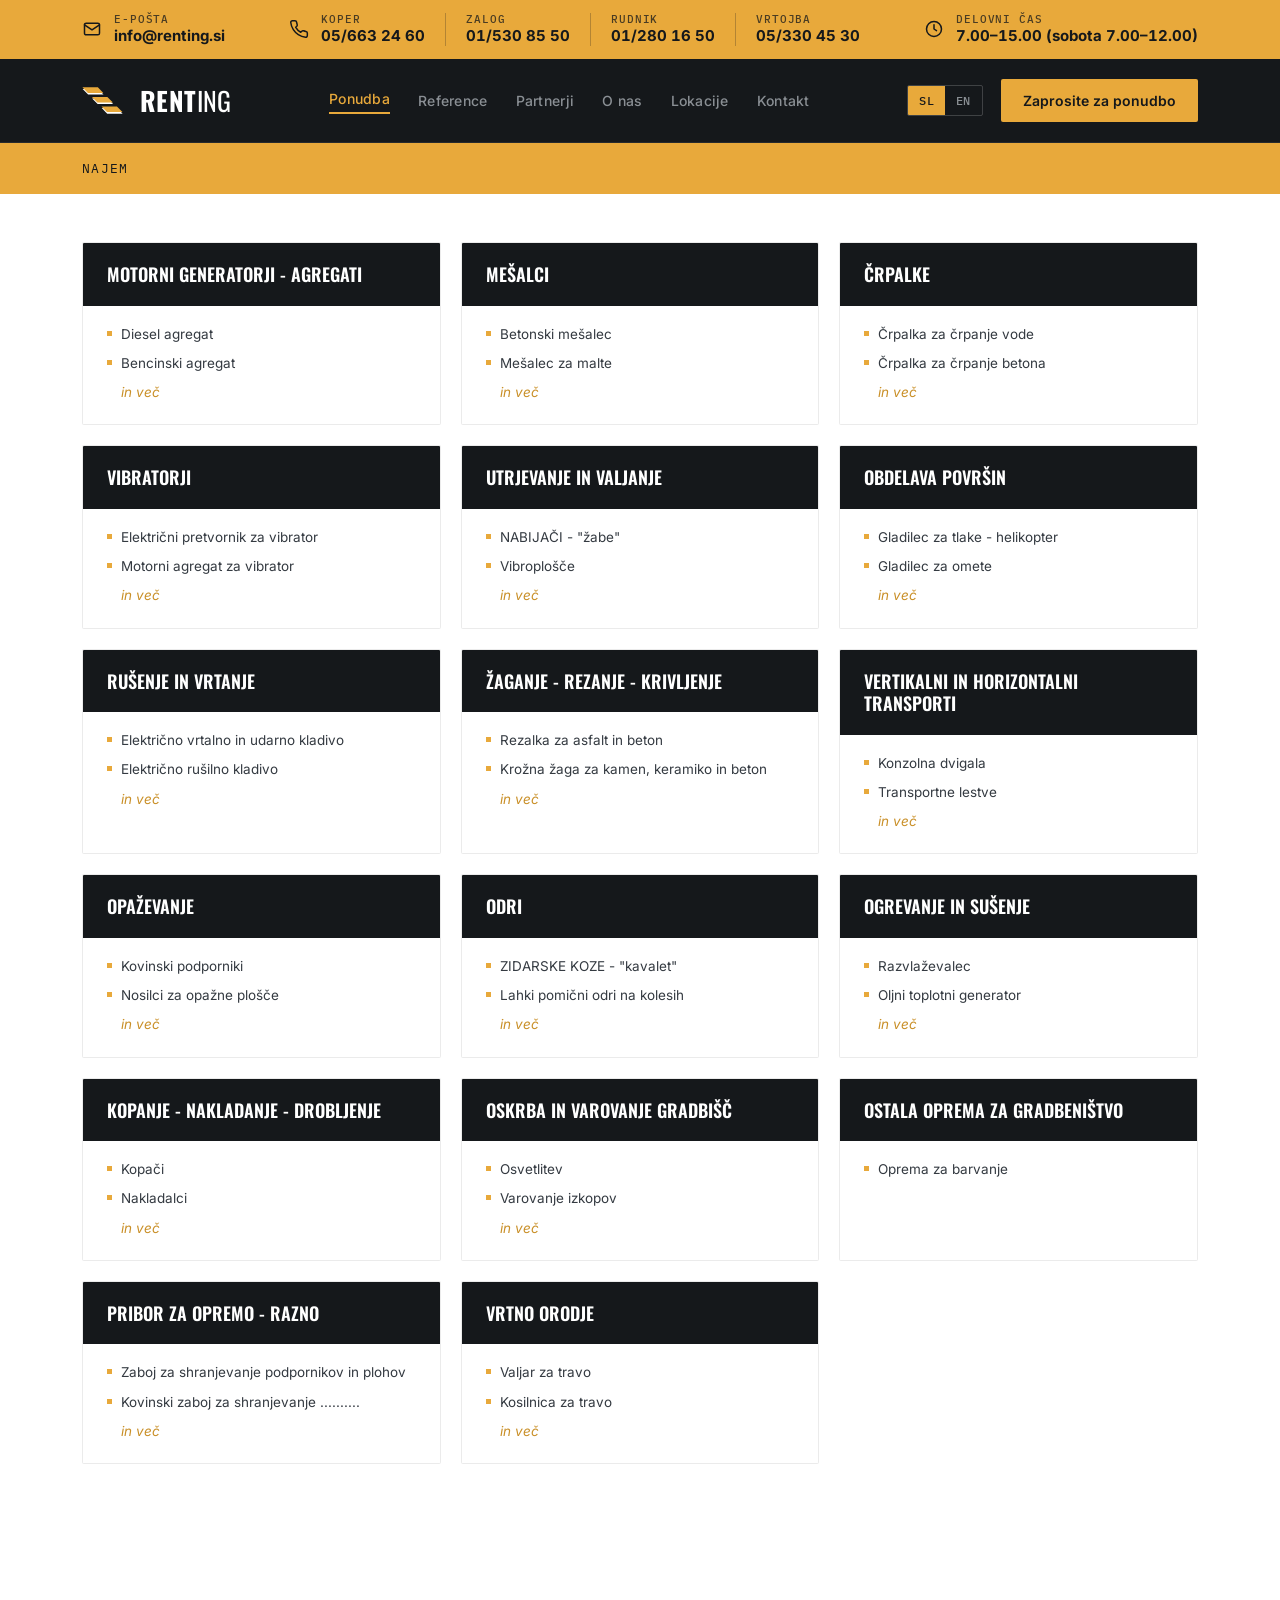
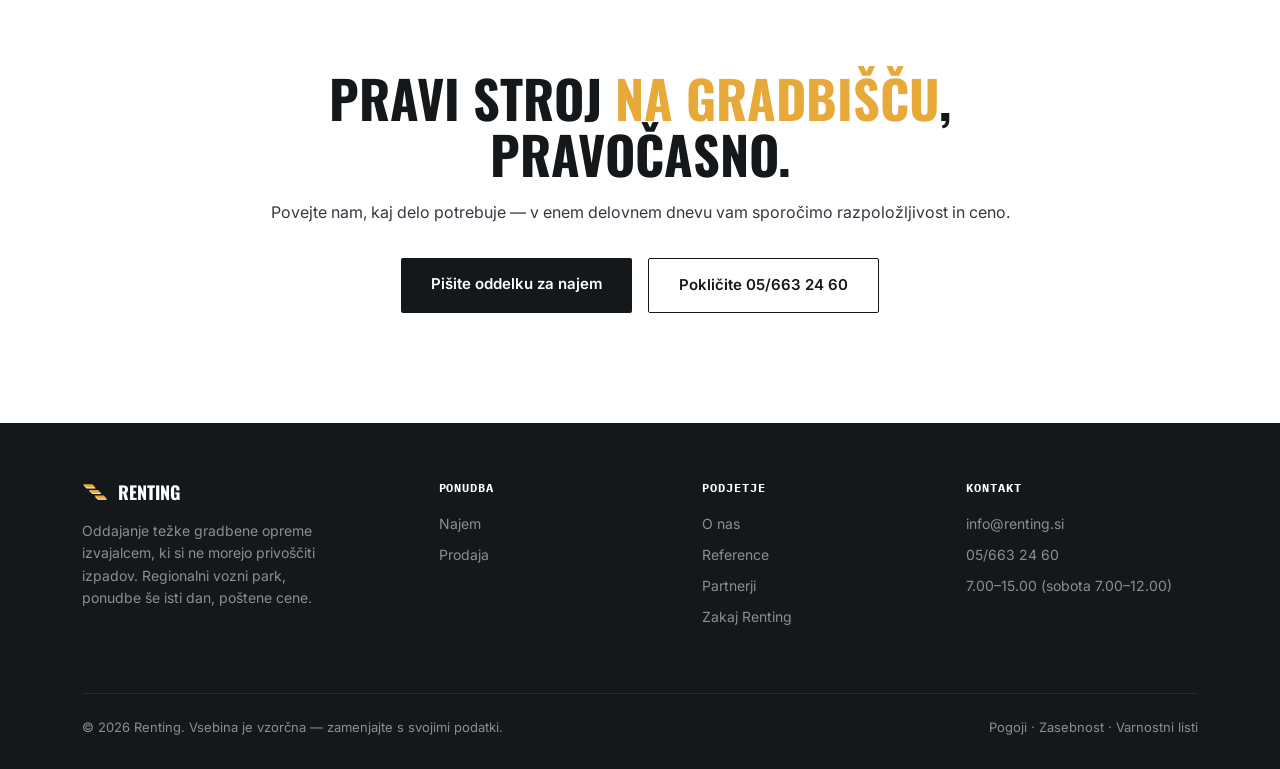
<file: najem.html>
<!DOCTYPE html>
<html lang="sl">
<head>
<meta charset="UTF-8">
<meta name="viewport" content="width=device-width, initial-scale=1.0">
<title>Najem — Renting</title>
<link rel="preconnect" href="https://fonts.googleapis.com">
<link rel="preconnect" href="https://fonts.gstatic.com" crossorigin>
<link href="https://fonts.googleapis.com/css2?family=Oswald:wght@400;500;600;700&family=Inter:wght@400;500;600;700&family=IBM+Plex+Mono:wght@400;500&display=swap" rel="stylesheet">
<link rel="stylesheet" href="css/style.css">
</head>
<body>

<svg style="position:absolute;width:0;height:0;overflow:hidden" aria-hidden="true">
  <symbol id="renting-mark" viewBox="-2 -2 239 147">
    <g transform="translate(0,0) skewX(45)">
      <rect x="-8" y="9" width="84" height="30" fill="#ffffff"/>
      <rect x="0" y="0" width="84" height="30" fill="var(--amber-500)"/>
    </g>
    <g transform="translate(52,52) skewX(45)">
      <rect x="-8" y="9" width="84" height="30" fill="#ffffff"/>
      <rect x="0" y="0" width="84" height="30" fill="var(--amber-500)"/>
    </g>
    <g transform="translate(104,104) skewX(45)">
      <rect x="-8" y="9" width="84" height="30" fill="#ffffff"/>
      <rect x="0" y="0" width="84" height="30" fill="var(--amber-500)"/>
    </g>
  </symbol>
</svg>

<div class="site-top">
<div class="topbar">
  <div class="wrap topbar-inner">
    <a href="mailto:info@renting.si" class="topbar-item topbar-email">
      <svg class="topbar-icon" viewBox="0 0 24 24" aria-hidden="true"><rect x="3" y="5" width="18" height="14" rx="2"/><path d="m3 7 9 6 9-6"/></svg>
      <span class="topbar-stack"><span class="topbar-label" data-i18n="topbar.emailLabel">E-pošta</span><span class="topbar-value">info@renting.si</span></span>
    </a>
    <div class="topbar-item topbar-phones-group">
      <svg class="topbar-icon" viewBox="0 0 24 24" aria-hidden="true"><path d="M22 16.92v3a2 2 0 0 1-2.18 2 19.8 19.8 0 0 1-8.63-3.07 19.5 19.5 0 0 1-6-6A19.8 19.8 0 0 1 2.12 4.18 2 2 0 0 1 4.11 2h3a2 2 0 0 1 2 1.72c.13.96.36 1.9.7 2.81a2 2 0 0 1-.45 2.11L8.09 9.91a16 16 0 0 0 6 6l1.27-1.27a2 2 0 0 1 2.11-.45c.91.34 1.85.57 2.81.7A2 2 0 0 1 22 16.92z"/></svg>
      <div class="topbar-phones">
        <a href="tel:+38656632460" class="topbar-phone"><span class="topbar-label">Koper</span><span class="topbar-value">05/663 24 60</span></a>
        <a href="tel:+38615308550" class="topbar-phone"><span class="topbar-label">Zalog</span><span class="topbar-value">01/530 85 50</span></a>
        <a href="tel:+38612801650" class="topbar-phone"><span class="topbar-label">Rudnik</span><span class="topbar-value">01/280 16 50</span></a>
        <a href="tel:+38653304530" class="topbar-phone"><span class="topbar-label">Vrtojba</span><span class="topbar-value">05/330 45 30</span></a>
      </div>
    </div>
    <div class="topbar-item topbar-hours">
      <svg class="topbar-icon" viewBox="0 0 24 24" aria-hidden="true"><circle cx="12" cy="12" r="9"/><path d="M12 7v5l3 2"/></svg>
      <span class="topbar-stack"><span class="topbar-label" data-i18n="topbar.hoursLabel">Delovni čas</span><span class="topbar-value" data-i18n="topbar.hoursValue">7.00–15.00 (sobota 7.00–12.00)</span></span>
    </div>
  </div>
</div>

<header>
  <nav>
    <a href="index.html" class="logo"><svg class="logo-mark" aria-hidden="true"><use href="#renting-mark"></use></svg><span data-i18n-html="logo.brand"><span class="logo-text-bold">RENT</span><span class="logo-text-regular">ING</span></span></a>
    <ul class="nav-links" id="site-menu">
      <li class="nav-dropdown">
        <a href="najem.html" class="nav-dropdown-trigger" data-i18n="nav.offer">Ponudba<span class="nav-caret" aria-hidden="true"></span></a>
        <div class="nav-mega nav-mega-catalog">
          <div class="nav-mega-col nav-mega-najem">
            <a class="nav-mega-label nav-mega-label-link" href="najem.html" data-i18n="navmega.rentLabel">Najem</a>
            <ul class="nav-cat-list"></ul>
          </div>
          <div class="nav-mega-flyout"></div>
          <div class="nav-mega-col nav-mega-sales">
            <a class="nav-mega-label nav-mega-label-link" href="index.html#service-sales" data-i18n="navmega.salesLabel">Prodaja</a>
          </div>
        </div>
      </li>
      <li><a href="reference.html" data-i18n="nav.references">Reference</a></li>
      <li><a href="partners.html" data-i18n="nav.partners">Partnerji</a></li>
      <li><a href="index.html#about" data-i18n="nav.about">Kako deluje</a></li>
      <li><a href="index.html#locations" data-i18n="nav.locations">Lokacije</a></li>
      <li><a href="index.html#contact" data-i18n="nav.contact">Kontakt</a></li>
      <li class="nav-menu-cta"><a href="index.html#contact" data-i18n="nav.cta">Zaprosite za ponudbo</a></li>
    </ul>
    <div class="nav-right">
      <div class="lang-switch">
        <button type="button" class="lang-btn" data-lang="sl">SL</button>
        <button type="button" class="lang-btn" data-lang="en">EN</button>
      </div>
      <a href="index.html#contact" class="nav-cta" data-i18n="nav.cta">Zaprosite za ponudbo</a>
      <button type="button" class="nav-toggle" aria-controls="site-menu" aria-expanded="false" aria-label="Meni"><span class="nav-toggle-bar"></span><span class="nav-toggle-bar"></span><span class="nav-toggle-bar"></span></button>
    </div>
  </nav>
</header>
</div>

<div class="najem-band">
  <div class="wrap">
    <div class="section-eyebrow" data-i18n="najem.eyebrow">Najem</div>
  </div>
</div>

<section class="najem-catalog">
  <div class="wrap">
    <div id="najem-categories"></div>
  </div>
</section>

<section id="contact" class="cta">
  <div class="wrap">
    <h2 data-i18n-html="cta.title">Pravi stroj <span>na gradbišču</span>, pravočasno.</h2>
    <p data-i18n="cta.desc">Povejte nam, kaj delo potrebuje — v enem delovnem dnevu vam sporočimo razpoložljivost in ceno.</p>
    <div class="cta-actions">
      <a href="mailto:info@renting.si" class="btn-dark" data-i18n="cta.btn1">Pišite oddelku za najem</a>
      <a href="tel:+38656632460" class="btn-outline-dark" data-i18n="cta.btn2">Pokličite 05/663 24 60</a>
    </div>
  </div>
</section>

<footer>
  <div class="wrap">
    <div class="footer-grid">
      <div>
        <div class="footer-logo"><svg class="logo-mark" aria-hidden="true"><use href="#renting-mark"></use></svg>RENTING</div>
        <p class="footer-desc" data-i18n="footer.desc">Oddajanje težke gradbene opreme izvajalcem, ki si ne morejo privoščiti izpadov. Regionalni vozni park, ponudbe še isti dan, poštene cene.</p>
      </div>
      <div class="footer-col">
        <h5 data-i18n="footer.col1">Ponudba</h5>
        <ul>
          <li><a href="najem.html" data-i18n="navmega.rentLabel">Najem</a></li>
          <li><a href="index.html#service-sales" data-i18n="navmega.salesLabel">Prodaja</a></li>
        </ul>
      </div>
      <div class="footer-col">
        <h5 data-i18n="footer.col2">Podjetje</h5>
        <ul>
          <li><a href="index.html#about" data-i18n="nav.about">Kako deluje</a></li>
          <li><a href="reference.html" data-i18n="nav.references">Reference</a></li>
          <li><a href="partners.html" data-i18n="nav.partners">Partnerji</a></li>
          <li><a href="index.html#trust" data-i18n="nav.trust">Zakaj Renting</a></li>
        </ul>
      </div>
      <div class="footer-col">
        <h5 data-i18n="footer.col3">Kontakt</h5>
        <ul>
          <li><a href="mailto:info@renting.si">info@renting.si</a></li>
          <li><a href="tel:+38656632460">05/663 24 60</a></li>
          <li data-i18n="footer.hours">7.00–15.00 (sobota 7.00–12.00)</li>
        </ul>
      </div>
    </div>
    <div class="footer-bottom">
      <span data-i18n="footer.copyright">© 2026 Renting. Vsebina je vzorčna — zamenjajte s svojimi podatki.</span>
      <span data-i18n="footer.legal">Pogoji · Zasebnost · Varnostni listi</span>
    </div>
  </div>
</footer>

<script>
  window.TRANSLATIONS = {
    sl: {
      "meta.title": "Najem — Renting",
      "topbar.emailLabel": "E-pošta",
      "topbar.hoursLabel": "Delovni čas",
      "topbar.hoursValue": "7.00–15.00 (sobota 7.00–12.00)",
      "logo.brand": "<span class=\"logo-text-bold\">RENT</span><span class=\"logo-text-regular\">ING</span>",
      "nav.offer": "Ponudba",
      "nav.references": "Reference",
      "nav.partners": "Partnerji",
      "nav.about": "O nas",
      "nav.trust": "Zakaj Renting",
      "nav.locations": "Lokacije",
      "nav.contact": "Kontakt",
      "nav.cta": "Zaprosite za ponudbo",
      "najem.eyebrow": "Najem",
      "navmega.rentLabel": "Najem",
      "navmega.salesLabel": "Prodaja",
      "cta.title": "Pravi stroj <span>na gradbišču</span>, pravočasno.",
      "cta.desc": "Povejte nam, kaj delo potrebuje — v enem delovnem dnevu vam sporočimo razpoložljivost in ceno.",
      "cta.btn1": "Pišite oddelku za najem",
      "cta.btn2": "Pokličite 05/663 24 60",
      "footer.desc": "Oddajanje težke gradbene opreme izvajalcem, ki si ne morejo privoščiti izpadov. Regionalni vozni park, ponudbe še isti dan, poštene cene.",
      "footer.col1": "Ponudba",
      "footer.col2": "Podjetje",
      "footer.col3": "Kontakt",
      "footer.hours": "7.00–15.00 (sobota 7.00–12.00)",
      "footer.copyright": "© 2026 Renting. Vsebina je vzorčna — zamenjajte s svojimi podatki.",
      "footer.legal": "Pogoji · Zasebnost · Varnostni listi"
    },
    en: {
      "meta.title": "Rental — Renting",
      "topbar.emailLabel": "Email",
      "topbar.hoursLabel": "Working hours",
      "topbar.hoursValue": "7.00–15.00 (Saturdays 7.00–12.00)",
      "logo.brand": "<span class=\"logo-text-bold\">RENT</span><span class=\"logo-text-regular\">ING</span>",
      "nav.offer": "Offer",
      "nav.references": "References",
      "nav.partners": "Partners",
      "nav.about": "About Us",
      "nav.trust": "Why Renting",
      "nav.locations": "Locations",
      "nav.contact": "Contact",
      "nav.cta": "Request a Quote",
      "najem.eyebrow": "Rental",
      "navmega.rentLabel": "Rent",
      "navmega.salesLabel": "Sales",
      "cta.title": "Get the right machine <span>on-site</span>, on time.",
      "cta.desc": "Tell us what the job needs — we'll get back to you with availability and pricing within one business day.",
      "cta.btn1": "Email the Rental Desk",
      "cta.btn2": "Call 05/663 24 60",
      "footer.desc": "Heavy equipment rental for contractors who can't afford downtime. Regional fleet, same-day quotes, honest pricing.",
      "footer.col1": "Offer",
      "footer.col2": "Company",
      "footer.col3": "Contact",
      "footer.hours": "7.00–15.00 (Saturdays 7.00–12.00)",
      "footer.copyright": "© 2026 Renting. Placeholder content — replace with your details.",
      "footer.legal": "Terms · Privacy · Safety Data Sheets"
    }
  };
</script>
<script src="js/categories.js"></script>
<script src="js/equipment.js"></script>
<script src="js/catalog.js"></script>
<script src="js/nav.js"></script>
<script src="js/i18n.js"></script>

</body>
</html>
</file>
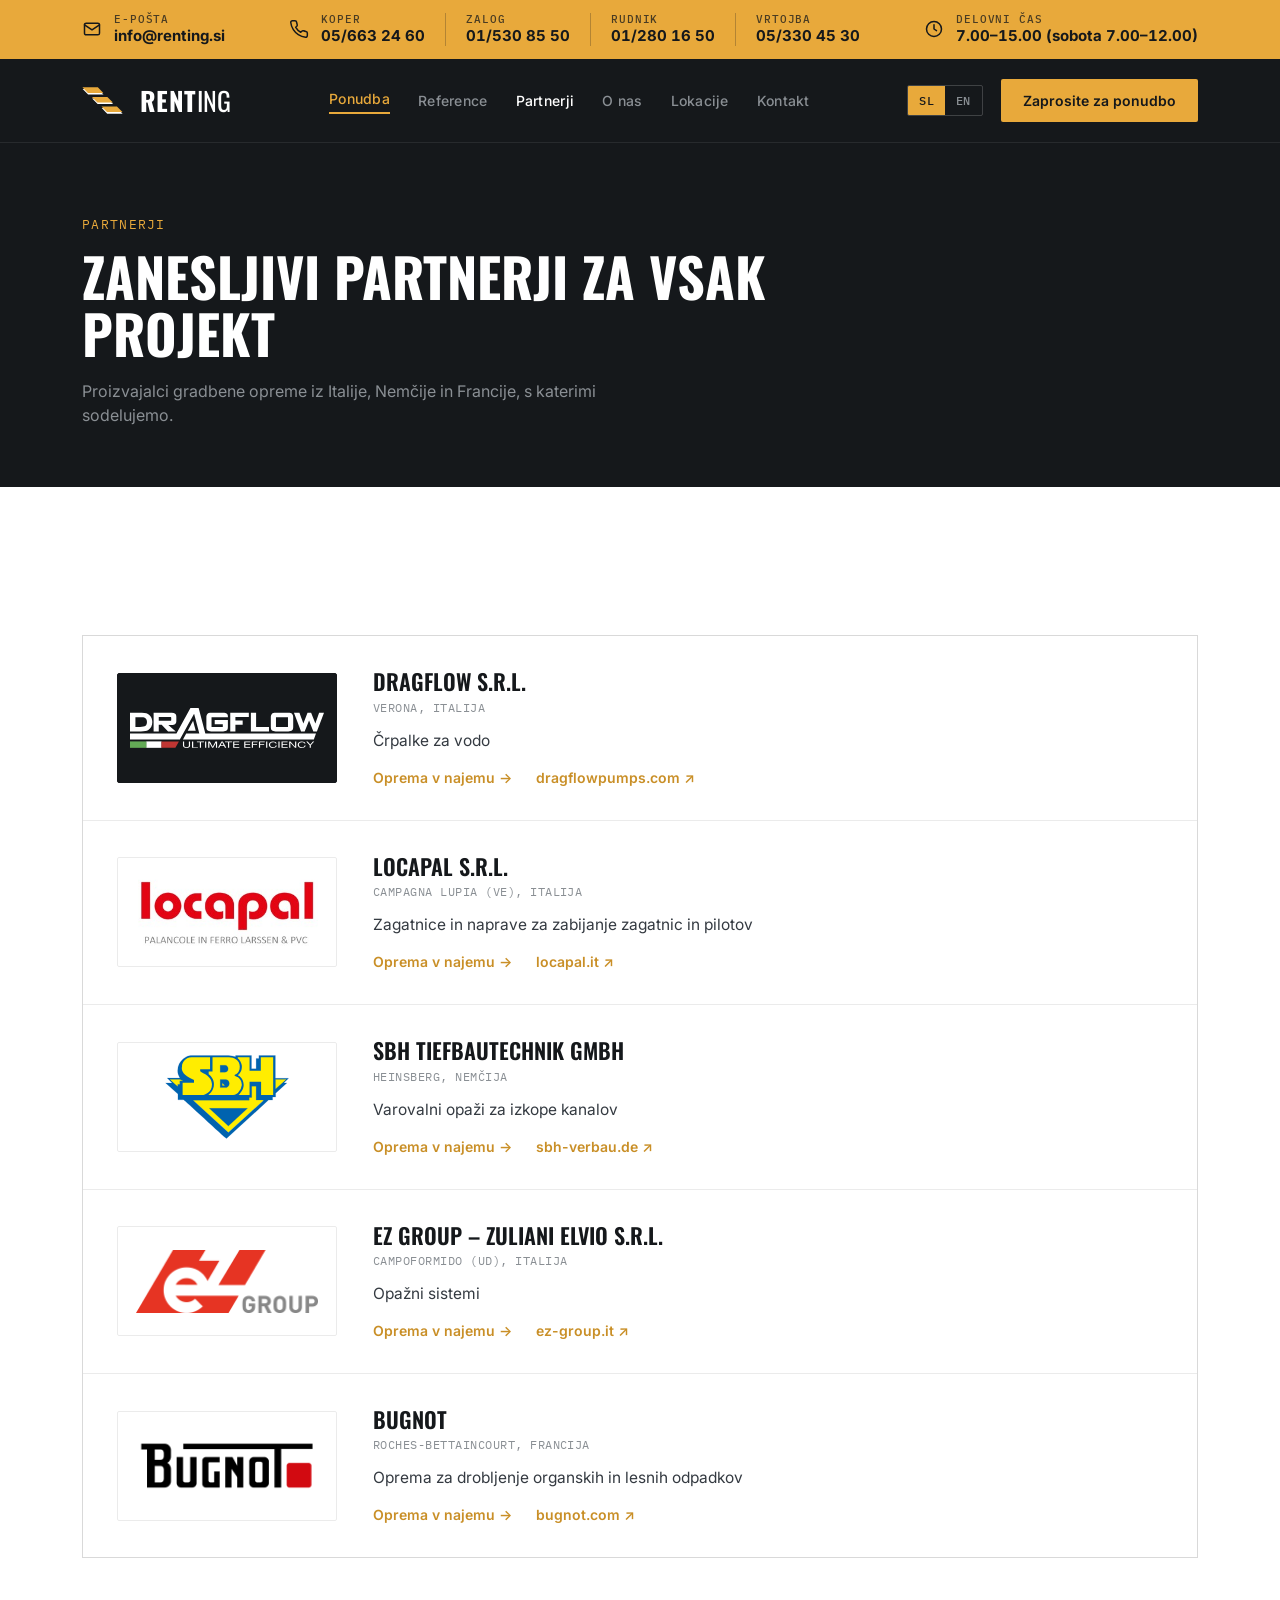
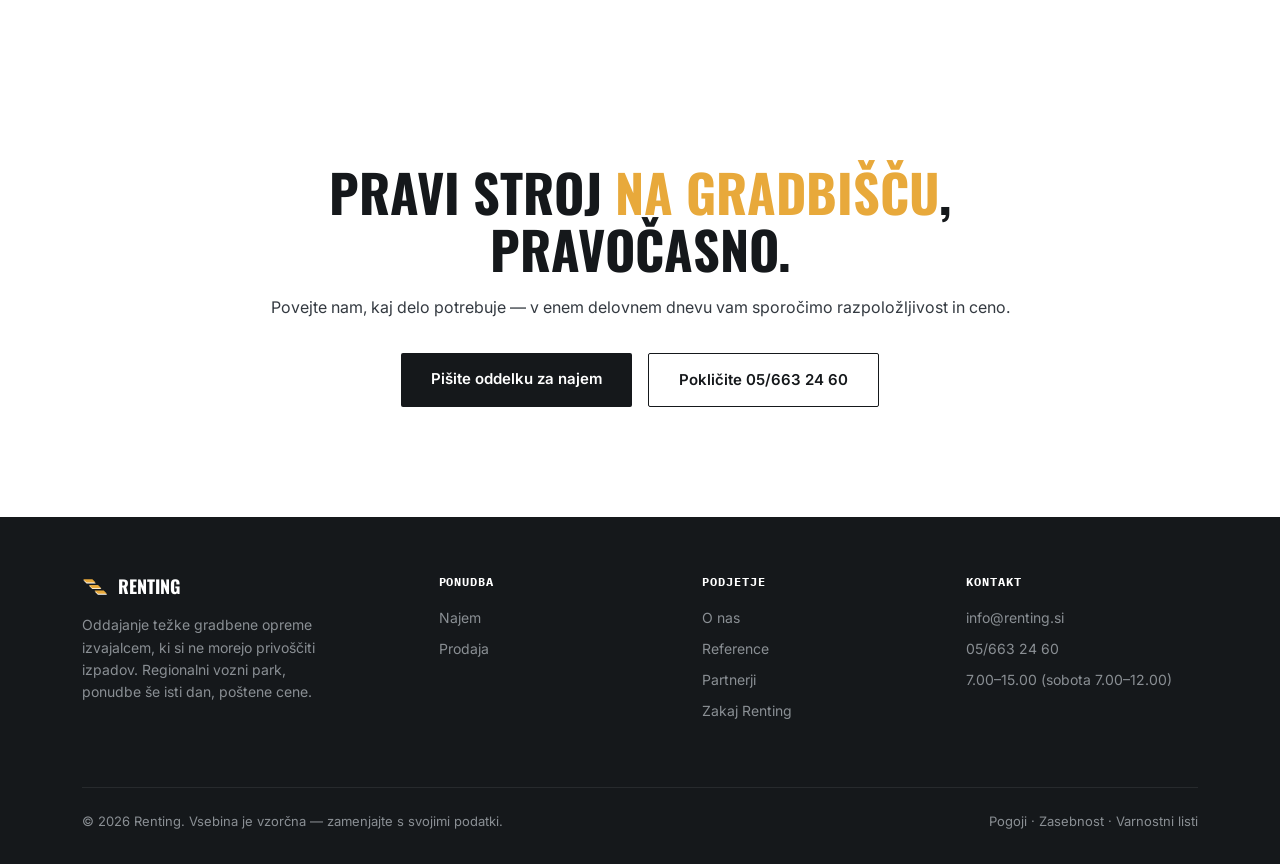
<file: partners.html>
<!DOCTYPE html>
<html lang="sl">
<head>
<meta charset="UTF-8">
<meta name="viewport" content="width=device-width, initial-scale=1.0">
<title>Partnerji — Renting</title>
<link rel="preconnect" href="https://fonts.googleapis.com">
<link rel="preconnect" href="https://fonts.gstatic.com" crossorigin>
<link href="https://fonts.googleapis.com/css2?family=Oswald:wght@400;500;600;700&family=Inter:wght@400;500;600;700&family=IBM+Plex+Mono:wght@400;500&display=swap" rel="stylesheet">
<link rel="stylesheet" href="css/style.css">
</head>
<body>

<svg style="position:absolute;width:0;height:0;overflow:hidden" aria-hidden="true">
  <symbol id="renting-mark" viewBox="-2 -2 239 147">
    <g transform="translate(0,0) skewX(45)">
      <rect x="-8" y="9" width="84" height="30" fill="#ffffff"/>
      <rect x="0" y="0" width="84" height="30" fill="var(--amber-500)"/>
    </g>
    <g transform="translate(52,52) skewX(45)">
      <rect x="-8" y="9" width="84" height="30" fill="#ffffff"/>
      <rect x="0" y="0" width="84" height="30" fill="var(--amber-500)"/>
    </g>
    <g transform="translate(104,104) skewX(45)">
      <rect x="-8" y="9" width="84" height="30" fill="#ffffff"/>
      <rect x="0" y="0" width="84" height="30" fill="var(--amber-500)"/>
    </g>
  </symbol>
</svg>

<div class="site-top">
<div class="topbar">
  <div class="wrap topbar-inner">
    <a href="mailto:info@renting.si" class="topbar-item topbar-email">
      <svg class="topbar-icon" viewBox="0 0 24 24" aria-hidden="true"><rect x="3" y="5" width="18" height="14" rx="2"/><path d="m3 7 9 6 9-6"/></svg>
      <span class="topbar-stack"><span class="topbar-label" data-i18n="topbar.emailLabel">E-pošta</span><span class="topbar-value">info@renting.si</span></span>
    </a>
    <div class="topbar-item topbar-phones-group">
      <svg class="topbar-icon" viewBox="0 0 24 24" aria-hidden="true"><path d="M22 16.92v3a2 2 0 0 1-2.18 2 19.8 19.8 0 0 1-8.63-3.07 19.5 19.5 0 0 1-6-6A19.8 19.8 0 0 1 2.12 4.18 2 2 0 0 1 4.11 2h3a2 2 0 0 1 2 1.72c.13.96.36 1.9.7 2.81a2 2 0 0 1-.45 2.11L8.09 9.91a16 16 0 0 0 6 6l1.27-1.27a2 2 0 0 1 2.11-.45c.91.34 1.85.57 2.81.7A2 2 0 0 1 22 16.92z"/></svg>
      <div class="topbar-phones">
        <a href="tel:+38656632460" class="topbar-phone"><span class="topbar-label">Koper</span><span class="topbar-value">05/663 24 60</span></a>
        <a href="tel:+38615308550" class="topbar-phone"><span class="topbar-label">Zalog</span><span class="topbar-value">01/530 85 50</span></a>
        <a href="tel:+38612801650" class="topbar-phone"><span class="topbar-label">Rudnik</span><span class="topbar-value">01/280 16 50</span></a>
        <a href="tel:+38653304530" class="topbar-phone"><span class="topbar-label">Vrtojba</span><span class="topbar-value">05/330 45 30</span></a>
      </div>
    </div>
    <div class="topbar-item topbar-hours">
      <svg class="topbar-icon" viewBox="0 0 24 24" aria-hidden="true"><circle cx="12" cy="12" r="9"/><path d="M12 7v5l3 2"/></svg>
      <span class="topbar-stack"><span class="topbar-label" data-i18n="topbar.hoursLabel">Delovni čas</span><span class="topbar-value" data-i18n="topbar.hoursValue">7.00–15.00 (sobota 7.00–12.00)</span></span>
    </div>
  </div>
</div>

<header>
  <nav>
    <a href="index.html" class="logo"><svg class="logo-mark" aria-hidden="true"><use href="#renting-mark"></use></svg><span data-i18n-html="logo.brand"><span class="logo-text-bold">RENT</span><span class="logo-text-regular">ING</span></span></a>
    <ul class="nav-links" id="site-menu">
      <li class="nav-dropdown">
        <a href="najem.html" class="nav-dropdown-trigger" data-i18n="nav.offer">Ponudba<span class="nav-caret" aria-hidden="true"></span></a>
        <div class="nav-mega nav-mega-catalog">
          <div class="nav-mega-col nav-mega-najem">
            <a class="nav-mega-label nav-mega-label-link" href="najem.html" data-i18n="navmega.rentLabel">Najem</a>
            <ul class="nav-cat-list"></ul>
          </div>
          <div class="nav-mega-flyout"></div>
          <div class="nav-mega-col nav-mega-sales">
            <a class="nav-mega-label nav-mega-label-link" href="index.html#service-sales" data-i18n="navmega.salesLabel">Prodaja</a>
          </div>
        </div>
      </li>
      <li><a href="reference.html" data-i18n="nav.references">Reference</a></li>
      <li><a href="partners.html" class="active" data-i18n="nav.partners">Partnerji</a></li>
      <li><a href="index.html#about" data-i18n="nav.about">Kako deluje</a></li>
      <li><a href="index.html#locations" data-i18n="nav.locations">Lokacije</a></li>
      <li><a href="index.html#contact" data-i18n="nav.contact">Kontakt</a></li>
      <li class="nav-menu-cta"><a href="index.html#contact" data-i18n="nav.cta">Zaprosite za ponudbo</a></li>
    </ul>
    <div class="nav-right">
      <div class="lang-switch">
        <button type="button" class="lang-btn" data-lang="sl">SL</button>
        <button type="button" class="lang-btn" data-lang="en">EN</button>
      </div>
      <a href="index.html#contact" class="nav-cta" data-i18n="nav.cta">Zaprosite za ponudbo</a>
      <button type="button" class="nav-toggle" aria-controls="site-menu" aria-expanded="false" aria-label="Meni"><span class="nav-toggle-bar"></span><span class="nav-toggle-bar"></span><span class="nav-toggle-bar"></span></button>
    </div>
  </nav>
</header>
</div>

<div class="page-header">
  <div class="wrap">
    <div class="section-eyebrow" data-i18n="partners.eyebrow">Partnerji</div>
    <h1 data-i18n="partnerspage.title">Zanesljivi partnerji za vsak projekt</h1>
    <p data-i18n="partnerspage.desc">Proizvajalci gradbene opreme iz Italije, Nemčije in Francije, s katerimi sodelujemo.</p>
  </div>
</div>

<section>
  <div class="wrap">
    <div class="partner-grid">
      <article class="partner-card" id="partner-dragflow">
        <div class="partner-card-logo is-dark"><img src="images/partners/dragflow.svg" alt="DRAGFLOW S.r.l." loading="lazy"></div>
        <div class="partner-card-body">
          <h2 class="partner-card-name">DRAGFLOW S.r.l.</h2>
          <div class="partner-card-loc" data-i18n="partner.dragflow.loc">Verona, Italija</div>
          <p class="partner-card-tag" data-i18n="partner.dragflow.tag">Črpalke za vodo</p>
          <div class="partner-card-links">
            <a href="najem.html#sub-0301" data-i18n="partners.rentLink">Oprema v najemu →</a>
            <a href="https://dragflowpumps.com" target="_blank" rel="noopener">dragflowpumps.com ↗</a>
          </div>
        </div>
      </article>
      <article class="partner-card" id="partner-locapal">
        <div class="partner-card-logo"><img src="images/partners/locapal.png" alt="LOCAPAL S.r.l." loading="lazy"></div>
        <div class="partner-card-body">
          <h2 class="partner-card-name">LOCAPAL S.r.l.</h2>
          <div class="partner-card-loc" data-i18n="partner.locapal.loc">Campagna Lupia (VE), Italija</div>
          <p class="partner-card-tag" data-i18n="partner.locapal.tag">Zagatnice in naprave za zabijanje zagatnic in pilotov</p>
          <div class="partner-card-links">
            <a href="najem.html#sub-1402" data-i18n="partners.rentLink">Oprema v najemu →</a>
            <a href="https://locapal.it" target="_blank" rel="noopener">locapal.it ↗</a>
          </div>
        </div>
      </article>
      <article class="partner-card" id="partner-sbh">
        <div class="partner-card-logo"><img src="images/partners/sbh.svg" alt="SBH Tiefbautechnik GmbH" loading="lazy"></div>
        <div class="partner-card-body">
          <h2 class="partner-card-name">SBH Tiefbautechnik GmbH</h2>
          <div class="partner-card-loc" data-i18n="partner.sbh.loc">Heinsberg, Nemčija</div>
          <p class="partner-card-tag" data-i18n="partner.sbh.tag">Varovalni opaži za izkope kanalov</p>
          <div class="partner-card-links">
            <a href="najem.html#sub-1402" data-i18n="partners.rentLink">Oprema v najemu →</a>
            <a href="https://sbh-verbau.de" target="_blank" rel="noopener">sbh-verbau.de ↗</a>
          </div>
        </div>
      </article>
      <article class="partner-card" id="partner-ez-group">
        <div class="partner-card-logo"><img src="images/partners/ez-group.png" alt="EZ GROUP – Zuliani Elvio S.r.l." loading="lazy"></div>
        <div class="partner-card-body">
          <h2 class="partner-card-name">EZ GROUP – Zuliani Elvio S.r.l.</h2>
          <div class="partner-card-loc" data-i18n="partner.ez-group.loc">Campoformido (UD), Italija</div>
          <p class="partner-card-tag" data-i18n="partner.ez-group.tag">Opažni sistemi</p>
          <div class="partner-card-links">
            <a href="najem.html#sub-1004" data-i18n="partners.rentLink">Oprema v najemu →</a>
            <a href="https://www.ez-group.it" target="_blank" rel="noopener">ez-group.it ↗</a>
          </div>
        </div>
      </article>
      <article class="partner-card" id="partner-bugnot">
        <div class="partner-card-logo"><img src="images/partners/bugnot.png" alt="Bugnot" loading="lazy"></div>
        <div class="partner-card-body">
          <h2 class="partner-card-name">Bugnot</h2>
          <div class="partner-card-loc" data-i18n="partner.bugnot.loc">Roches-Bettaincourt, Francija</div>
          <p class="partner-card-tag" data-i18n="partner.bugnot.tag">Oprema za drobljenje organskih in lesnih odpadkov</p>
          <div class="partner-card-links">
            <a href="najem.html#sub-1703" data-i18n="partners.rentLink">Oprema v najemu →</a>
            <a href="https://bugnot.com" target="_blank" rel="noopener">bugnot.com ↗</a>
          </div>
        </div>
      </article>
    </div>
  </div>
</section>

<section id="contact" class="cta">
  <div class="wrap">
    <h2 data-i18n-html="cta.title">Pravi stroj <span>na gradbišču</span>, pravočasno.</h2>
    <p data-i18n="cta.desc">Povejte nam, kaj delo potrebuje — v enem delovnem dnevu vam sporočimo razpoložljivost in ceno.</p>
    <div class="cta-actions">
      <a href="mailto:info@renting.si" class="btn-dark" data-i18n="cta.btn1">Pišite oddelku za najem</a>
      <a href="tel:+38656632460" class="btn-outline-dark" data-i18n="cta.btn2">Pokličite 05/663 24 60</a>
    </div>
  </div>
</section>

<footer>
  <div class="wrap">
    <div class="footer-grid">
      <div>
        <div class="footer-logo"><svg class="logo-mark" aria-hidden="true"><use href="#renting-mark"></use></svg>RENTING</div>
        <p class="footer-desc" data-i18n="footer.desc">Oddajanje težke gradbene opreme izvajalcem, ki si ne morejo privoščiti izpadov. Regionalni vozni park, ponudbe še isti dan, poštene cene.</p>
      </div>
      <div class="footer-col">
        <h5 data-i18n="footer.col1">Ponudba</h5>
        <ul>
          <li><a href="najem.html" data-i18n="navmega.rentLabel">Najem</a></li>
          <li><a href="index.html#service-sales" data-i18n="navmega.salesLabel">Prodaja</a></li>
        </ul>
      </div>
      <div class="footer-col">
        <h5 data-i18n="footer.col2">Podjetje</h5>
        <ul>
          <li><a href="index.html#about" data-i18n="nav.about">Kako deluje</a></li>
          <li><a href="reference.html" data-i18n="nav.references">Reference</a></li>
          <li><a href="partners.html" data-i18n="nav.partners">Partnerji</a></li>
          <li><a href="index.html#trust" data-i18n="nav.trust">Zakaj Renting</a></li>
        </ul>
      </div>
      <div class="footer-col">
        <h5 data-i18n="footer.col3">Kontakt</h5>
        <ul>
          <li><a href="mailto:info@renting.si">info@renting.si</a></li>
          <li><a href="tel:+38656632460">05/663 24 60</a></li>
          <li data-i18n="footer.hours">7.00–15.00 (sobota 7.00–12.00)</li>
        </ul>
      </div>
    </div>
    <div class="footer-bottom">
      <span data-i18n="footer.copyright">© 2026 Renting. Vsebina je vzorčna — zamenjajte s svojimi podatki.</span>
      <span data-i18n="footer.legal">Pogoji · Zasebnost · Varnostni listi</span>
    </div>
  </div>
</footer>

<script>
  window.TRANSLATIONS = {
    sl: {
      "meta.title": "Partnerji — Renting",
      "topbar.emailLabel": "E-pošta",
      "topbar.hoursLabel": "Delovni čas",
      "topbar.hoursValue": "7.00–15.00 (sobota 7.00–12.00)",
      "logo.brand": "<span class=\"logo-text-bold\">RENT</span><span class=\"logo-text-regular\">ING</span>",
      "nav.offer": "Ponudba",
      "nav.references": "Reference",
      "nav.partners": "Partnerji",
      "nav.about": "O nas",
      "nav.trust": "Zakaj Renting",
      "nav.locations": "Lokacije",
      "nav.contact": "Kontakt",
      "nav.cta": "Zaprosite za ponudbo",
      "partners.eyebrow": "Partnerji",
      "partnerspage.title": "Zanesljivi partnerji za vsak projekt",
      "partnerspage.desc": "Proizvajalci gradbene opreme iz Italije, Nemčije in Francije, s katerimi sodelujemo.",
      "partner.dragflow.loc": "Verona, Italija",
      "partner.dragflow.tag": "Črpalke za vodo",
      "partner.locapal.loc": "Campagna Lupia (VE), Italija",
      "partner.locapal.tag": "Zagatnice in naprave za zabijanje zagatnic in pilotov",
      "partner.sbh.loc": "Heinsberg, Nemčija",
      "partner.sbh.tag": "Varovalni opaži za izkope kanalov",
      "partner.ez-group.loc": "Campoformido (UD), Italija",
      "partner.ez-group.tag": "Opažni sistemi",
      "partner.bugnot.loc": "Roches-Bettaincourt, Francija",
      "partner.bugnot.tag": "Oprema za drobljenje organskih in lesnih odpadkov",
      "partners.rentLink": "Oprema v najemu →",
      "navmega.rentLabel": "Najem",
      "navmega.salesLabel": "Prodaja",
      "cta.title": "Pravi stroj <span>na gradbišču</span>, pravočasno.",
      "cta.desc": "Povejte nam, kaj delo potrebuje — v enem delovnem dnevu vam sporočimo razpoložljivost in ceno.",
      "cta.btn1": "Pišite oddelku za najem",
      "cta.btn2": "Pokličite 05/663 24 60",
      "footer.desc": "Oddajanje težke gradbene opreme izvajalcem, ki si ne morejo privoščiti izpadov. Regionalni vozni park, ponudbe še isti dan, poštene cene.",
      "footer.col1": "Ponudba",
      "footer.col2": "Podjetje",
      "footer.col3": "Kontakt",
      "footer.hours": "7.00–15.00 (sobota 7.00–12.00)",
      "footer.copyright": "© 2026 Renting. Vsebina je vzorčna — zamenjajte s svojimi podatki.",
      "footer.legal": "Pogoji · Zasebnost · Varnostni listi"
    },
    en: {
      "meta.title": "Partners — Renting",
      "topbar.emailLabel": "Email",
      "topbar.hoursLabel": "Working hours",
      "topbar.hoursValue": "7.00–15.00 (Saturdays 7.00–12.00)",
      "logo.brand": "<span class=\"logo-text-bold\">RENT</span><span class=\"logo-text-regular\">ING</span>",
      "nav.offer": "Offer",
      "nav.references": "References",
      "nav.partners": "Partners",
      "nav.about": "About Us",
      "nav.trust": "Why Renting",
      "nav.locations": "Locations",
      "nav.contact": "Contact",
      "nav.cta": "Request a Quote",
      "partners.eyebrow": "Partners",
      "partnerspage.title": "Reliable partners for every project",
      "partnerspage.desc": "The construction equipment manufacturers from Italy, Germany and France we work with.",
      "partner.dragflow.loc": "Verona, Italy",
      "partner.dragflow.tag": "Water pumps",
      "partner.locapal.loc": "Campagna Lupia (VE), Italy",
      "partner.locapal.tag": "Sheet piles and sheet pile and pile driving equipment",
      "partner.sbh.loc": "Heinsberg, Germany",
      "partner.sbh.tag": "Trench shoring systems",
      "partner.ez-group.loc": "Campoformido (UD), Italy",
      "partner.ez-group.tag": "Formwork systems",
      "partner.bugnot.loc": "Roches-Bettaincourt, France",
      "partner.bugnot.tag": "Shredders for organic and wood waste",
      "partners.rentLink": "Equipment for rent →",
      "navmega.rentLabel": "Rent",
      "navmega.salesLabel": "Sales",
      "cta.title": "Get the right machine <span>on-site</span>, on time.",
      "cta.desc": "Tell us what the job needs — we'll get back to you with availability and pricing within one business day.",
      "cta.btn1": "Email the Rental Desk",
      "cta.btn2": "Call 05/663 24 60",
      "footer.desc": "Heavy equipment rental for contractors who can't afford downtime. Regional fleet, same-day quotes, honest pricing.",
      "footer.col1": "Offer",
      "footer.col2": "Company",
      "footer.col3": "Contact",
      "footer.hours": "7.00–15.00 (Saturdays 7.00–12.00)",
      "footer.copyright": "© 2026 Renting. Placeholder content — replace with your details.",
      "footer.legal": "Terms · Privacy · Safety Data Sheets"
    }
  };
</script>
<script src="js/categories.js"></script>
<script src="js/catalog.js"></script>
<script src="js/nav.js"></script>
<script src="js/i18n.js"></script>

</body>
</html>
</file>
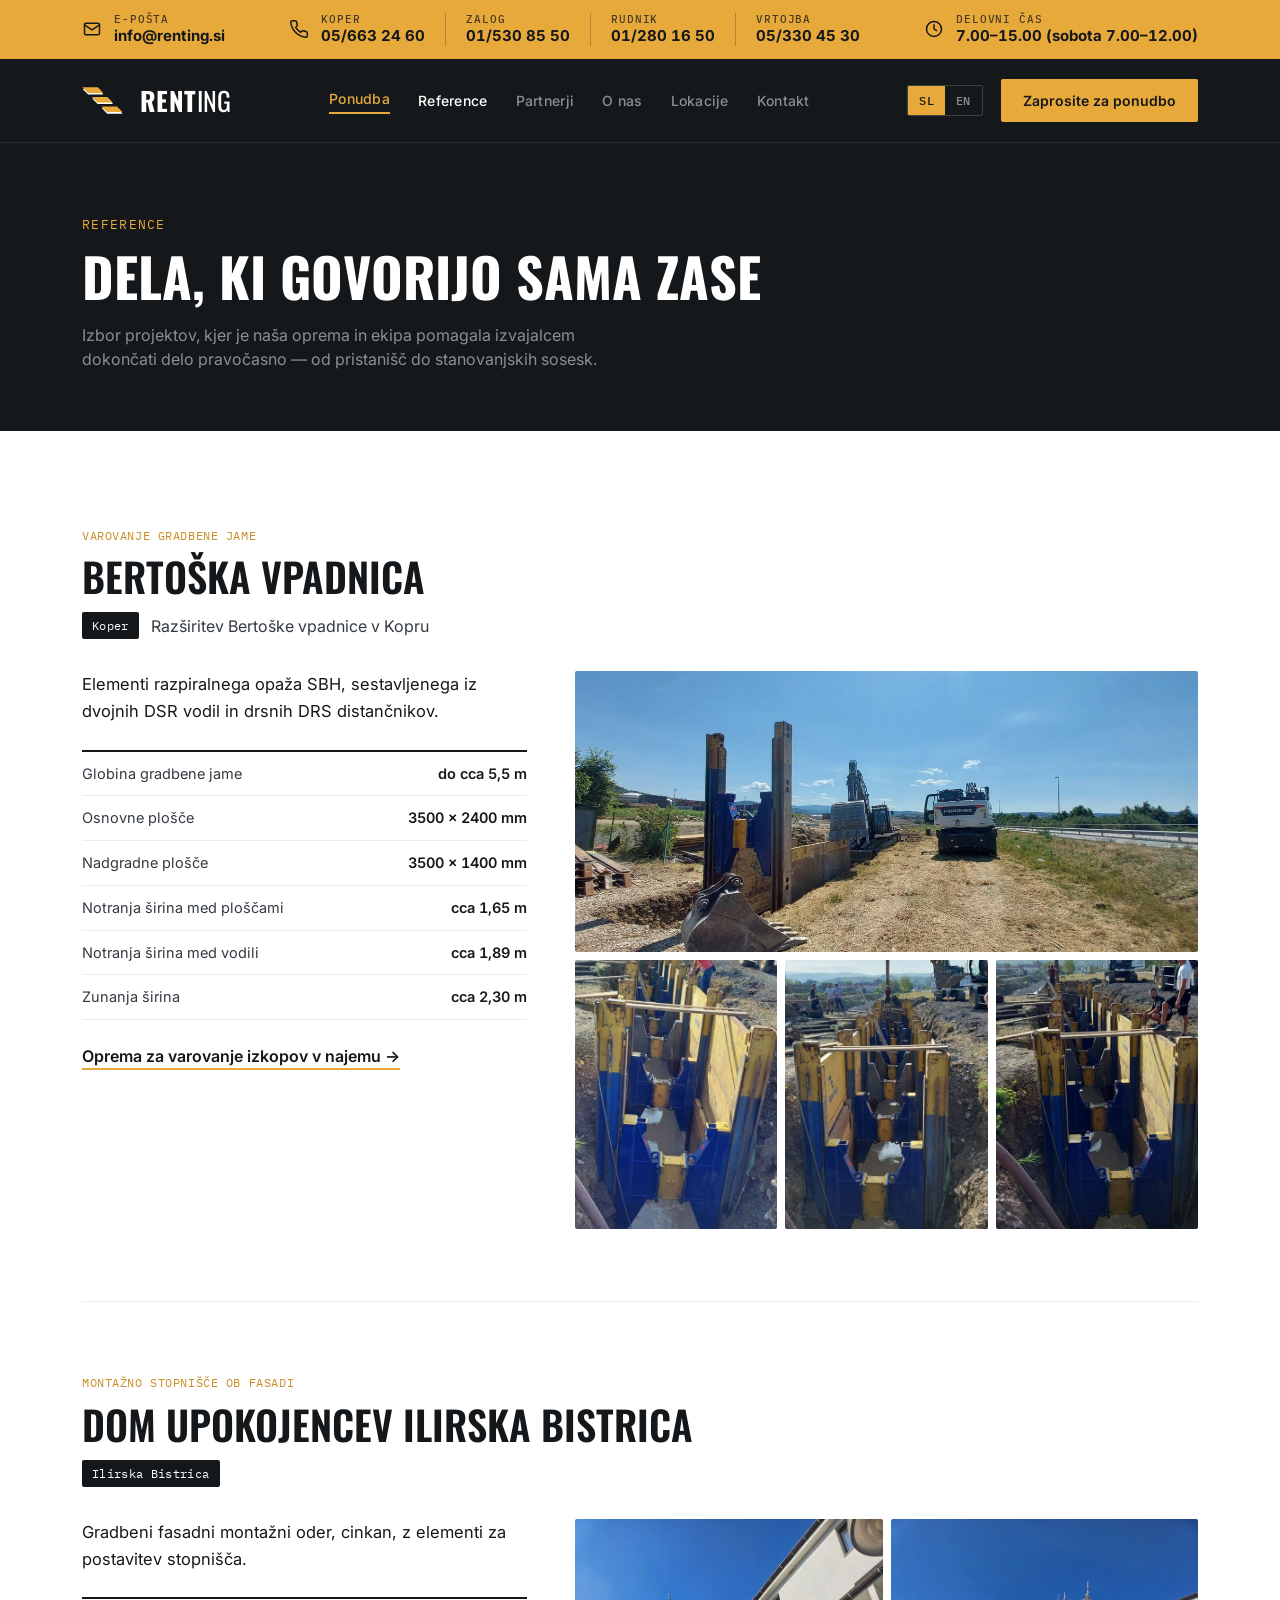
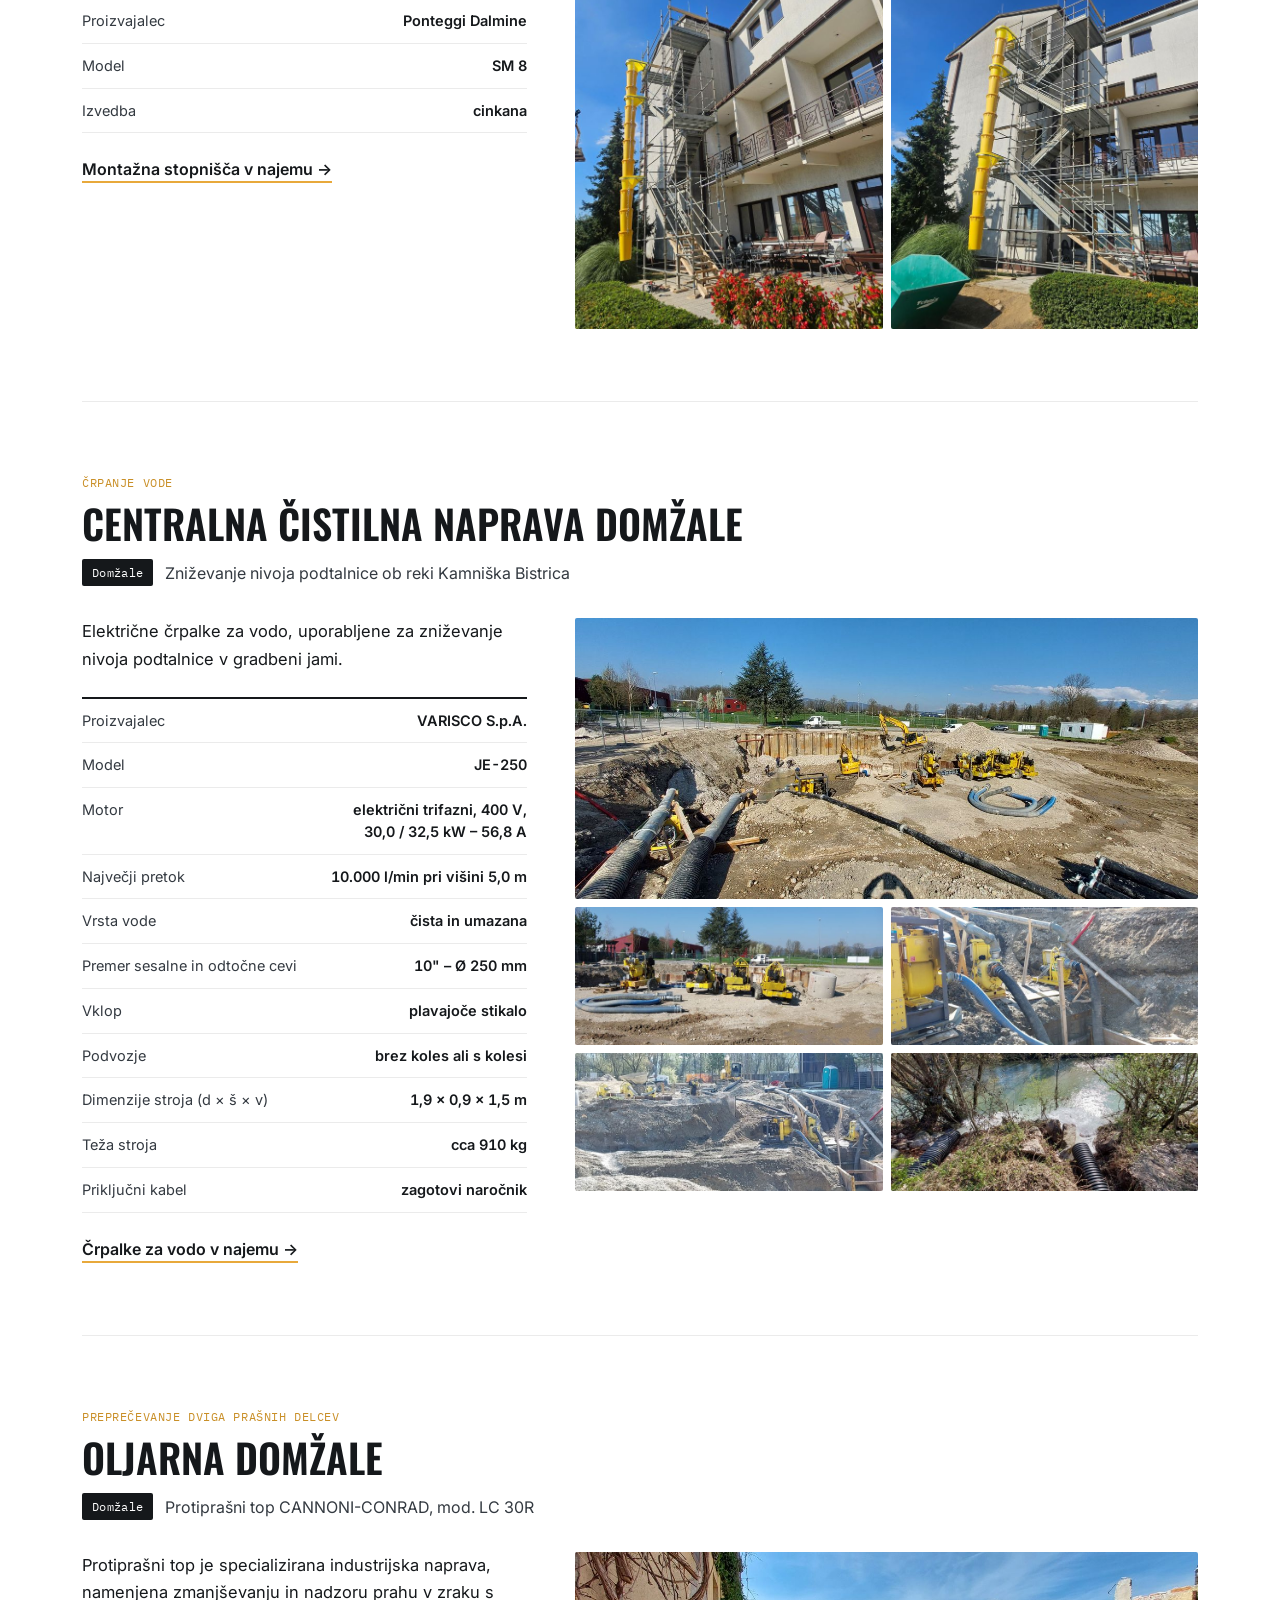
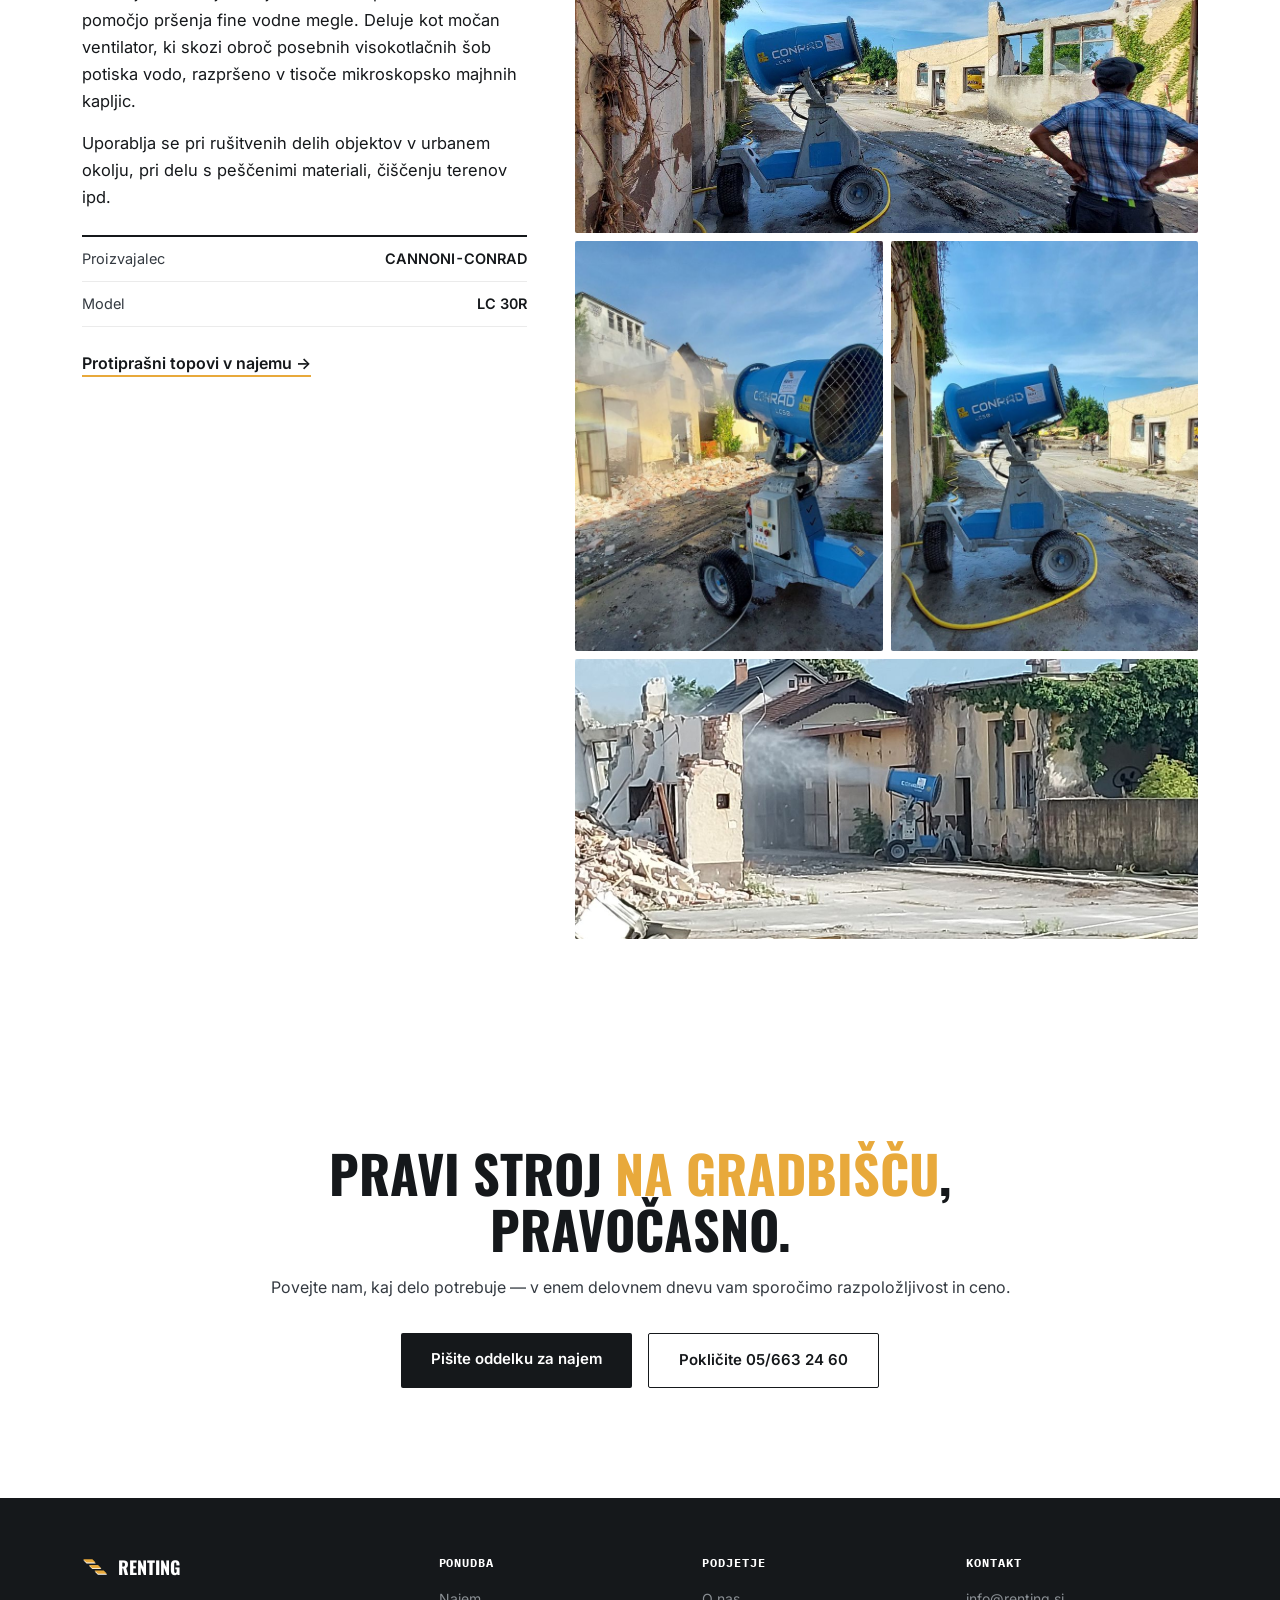
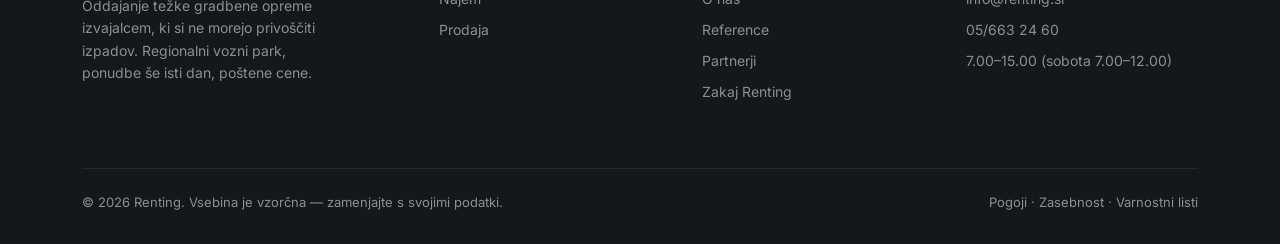
<file: reference.html>
<!DOCTYPE html>
<html lang="sl">
<head>
<meta charset="UTF-8">
<meta name="viewport" content="width=device-width, initial-scale=1.0">
<title>Reference — Renting</title>
<link rel="preconnect" href="https://fonts.googleapis.com">
<link rel="preconnect" href="https://fonts.gstatic.com" crossorigin>
<link href="https://fonts.googleapis.com/css2?family=Oswald:wght@400;500;600;700&family=Inter:wght@400;500;600;700&family=IBM+Plex+Mono:wght@400;500&display=swap" rel="stylesheet">
<link rel="stylesheet" href="css/style.css">
</head>
<body>

<svg style="position:absolute;width:0;height:0;overflow:hidden" aria-hidden="true">
  <symbol id="renting-mark" viewBox="-2 -2 239 147">
    <g transform="translate(0,0) skewX(45)">
      <rect x="-8" y="9" width="84" height="30" fill="#ffffff"/>
      <rect x="0" y="0" width="84" height="30" fill="var(--amber-500)"/>
    </g>
    <g transform="translate(52,52) skewX(45)">
      <rect x="-8" y="9" width="84" height="30" fill="#ffffff"/>
      <rect x="0" y="0" width="84" height="30" fill="var(--amber-500)"/>
    </g>
    <g transform="translate(104,104) skewX(45)">
      <rect x="-8" y="9" width="84" height="30" fill="#ffffff"/>
      <rect x="0" y="0" width="84" height="30" fill="var(--amber-500)"/>
    </g>
  </symbol>
</svg>

<div class="site-top">
<div class="topbar">
  <div class="wrap topbar-inner">
    <a href="mailto:info@renting.si" class="topbar-item topbar-email">
      <svg class="topbar-icon" viewBox="0 0 24 24" aria-hidden="true"><rect x="3" y="5" width="18" height="14" rx="2"/><path d="m3 7 9 6 9-6"/></svg>
      <span class="topbar-stack"><span class="topbar-label" data-i18n="topbar.emailLabel">E-pošta</span><span class="topbar-value">info@renting.si</span></span>
    </a>
    <div class="topbar-item topbar-phones-group">
      <svg class="topbar-icon" viewBox="0 0 24 24" aria-hidden="true"><path d="M22 16.92v3a2 2 0 0 1-2.18 2 19.8 19.8 0 0 1-8.63-3.07 19.5 19.5 0 0 1-6-6A19.8 19.8 0 0 1 2.12 4.18 2 2 0 0 1 4.11 2h3a2 2 0 0 1 2 1.72c.13.96.36 1.9.7 2.81a2 2 0 0 1-.45 2.11L8.09 9.91a16 16 0 0 0 6 6l1.27-1.27a2 2 0 0 1 2.11-.45c.91.34 1.85.57 2.81.7A2 2 0 0 1 22 16.92z"/></svg>
      <div class="topbar-phones">
        <a href="tel:+38656632460" class="topbar-phone"><span class="topbar-label">Koper</span><span class="topbar-value">05/663 24 60</span></a>
        <a href="tel:+38615308550" class="topbar-phone"><span class="topbar-label">Zalog</span><span class="topbar-value">01/530 85 50</span></a>
        <a href="tel:+38612801650" class="topbar-phone"><span class="topbar-label">Rudnik</span><span class="topbar-value">01/280 16 50</span></a>
        <a href="tel:+38653304530" class="topbar-phone"><span class="topbar-label">Vrtojba</span><span class="topbar-value">05/330 45 30</span></a>
      </div>
    </div>
    <div class="topbar-item topbar-hours">
      <svg class="topbar-icon" viewBox="0 0 24 24" aria-hidden="true"><circle cx="12" cy="12" r="9"/><path d="M12 7v5l3 2"/></svg>
      <span class="topbar-stack"><span class="topbar-label" data-i18n="topbar.hoursLabel">Delovni čas</span><span class="topbar-value" data-i18n="topbar.hoursValue">7.00–15.00 (sobota 7.00–12.00)</span></span>
    </div>
  </div>
</div>

<header>
  <nav>
    <a href="index.html" class="logo"><svg class="logo-mark" aria-hidden="true"><use href="#renting-mark"></use></svg><span data-i18n-html="logo.brand"><span class="logo-text-bold">RENT</span><span class="logo-text-regular">ING</span></span></a>
    <ul class="nav-links" id="site-menu">
      <li class="nav-dropdown">
        <a href="najem.html" class="nav-dropdown-trigger" data-i18n="nav.offer">Ponudba<span class="nav-caret" aria-hidden="true"></span></a>
        <div class="nav-mega nav-mega-catalog">
          <div class="nav-mega-col nav-mega-najem">
            <a class="nav-mega-label nav-mega-label-link" href="najem.html" data-i18n="navmega.rentLabel">Najem</a>
            <ul class="nav-cat-list"></ul>
          </div>
          <div class="nav-mega-flyout"></div>
          <div class="nav-mega-col nav-mega-sales">
            <a class="nav-mega-label nav-mega-label-link" href="index.html#service-sales" data-i18n="navmega.salesLabel">Prodaja</a>
          </div>
        </div>
      </li>
      <li><a href="reference.html" class="active" data-i18n="nav.references">Reference</a></li>
      <li><a href="partners.html" data-i18n="nav.partners">Partnerji</a></li>
      <li><a href="index.html#about" data-i18n="nav.about">Kako deluje</a></li>
      <li><a href="index.html#locations" data-i18n="nav.locations">Lokacije</a></li>
      <li><a href="index.html#contact" data-i18n="nav.contact">Kontakt</a></li>
      <li class="nav-menu-cta"><a href="index.html#contact" data-i18n="nav.cta">Zaprosite za ponudbo</a></li>
    </ul>
    <div class="nav-right">
      <div class="lang-switch">
        <button type="button" class="lang-btn" data-lang="sl">SL</button>
        <button type="button" class="lang-btn" data-lang="en">EN</button>
      </div>
      <a href="index.html#contact" class="nav-cta" data-i18n="nav.cta">Zaprosite za ponudbo</a>
      <button type="button" class="nav-toggle" aria-controls="site-menu" aria-expanded="false" aria-label="Meni"><span class="nav-toggle-bar"></span><span class="nav-toggle-bar"></span><span class="nav-toggle-bar"></span></button>
    </div>
  </nav>
</header>
</div>

<div class="page-header">
  <div class="wrap">
    <div class="section-eyebrow" data-i18n="ref.eyebrow">Reference</div>
    <h1 data-i18n="refpage.title">Dela, ki govorijo sama zase</h1>
    <p data-i18n="refpage.desc">Izbor projektov, kjer je naša oprema in ekipa pomagala izvajalcem dokončati delo pravočasno — od pristanišč do stanovanjskih sosesk.</p>
  </div>
</div>

<section>
  <div class="wrap">
    <article class="ref-case" id="ref-bertoska">
      <header class="ref-case-head">
        <div class="ref-subtitle" data-i18n="refb.subtitle">Varovanje gradbene jame</div>
        <h2 class="ref-case-title" data-i18n="refb.title">Bertoška vpadnica</h2>
        <p class="ref-case-site"><span class="ref-case-place" data-i18n="refb.place">Koper</span><span data-i18n="refb.site">Razširitev Bertoške vpadnice v Kopru</span></p>
      </header>
      <div class="ref-case-body">
        <div class="ref-case-text">
          <p class="ref-case-system" data-i18n="refb.system">Elementi razpiralnega opaža SBH, sestavljenega iz dvojnih DSR vodil in drsnih DRS distančnikov.</p>
          <dl class="ref-specs">
            <div><dt data-i18n="refb.depthLabel">Globina gradbene jame</dt><dd data-i18n="refb.depthValue">do cca 5,5 m</dd></div>
            <div><dt data-i18n="refb.basePanels">Osnovne plošče</dt><dd>3500 × 2400 mm</dd></div>
            <div><dt data-i18n="refb.topPanels">Nadgradne plošče</dt><dd>3500 × 1400 mm</dd></div>
            <div><dt data-i18n="refb.innerPanelsLabel">Notranja širina med ploščami</dt><dd data-i18n="refb.innerPanelsValue">cca 1,65 m</dd></div>
            <div><dt data-i18n="refb.innerRailsLabel">Notranja širina med vodili</dt><dd data-i18n="refb.innerRailsValue">cca 1,89 m</dd></div>
            <div><dt data-i18n="refb.outerLabel">Zunanja širina</dt><dd data-i18n="refb.outerValue">cca 2,30 m</dd></div>
          </dl>
          <a class="ref-case-link" href="najem.html#sub-1402" data-i18n="refb.equipLink">Oprema za varovanje izkopov v najemu →</a>
        </div>
        <div class="ref-gallery">
          <a href="images/reference/bertoska-vpadnica-1.jpg"><img src="images/reference/bertoska-vpadnica-1-sm.jpg" width="1200" height="540" loading="lazy" alt="Razpiralni opaž SBH ob izkopu na Bertoški vpadnici, v ozadju bagra" data-i18n-alt="refb.photo1"></a>
          <a href="images/reference/bertoska-vpadnica-2.jpg"><img src="images/reference/bertoska-vpadnica-2-sm.jpg" width="450" height="1000" loading="lazy" alt="Pogled v varovano gradbeno jamo z drsnimi DRS distančniki" data-i18n-alt="refb.photo2"></a>
          <a href="images/reference/bertoska-vpadnica-3.jpg"><img src="images/reference/bertoska-vpadnica-3-sm.jpg" width="450" height="1000" loading="lazy" alt="Gradbena jama, zavarovana z opažnimi ploščami RENTING" data-i18n-alt="refb.photo3"></a>
          <a href="images/reference/bertoska-vpadnica-4.jpg"><img src="images/reference/bertoska-vpadnica-4-sm.jpg" width="450" height="1000" loading="lazy" alt="Ekipa ob varovani gradbeni jami med deli" data-i18n-alt="refb.photo4"></a>
        </div>
      </div>
    </article>

    <article class="ref-case" id="ref-ilirska-bistrica">
      <header class="ref-case-head">
        <div class="ref-subtitle" data-i18n="refi.subtitle">Montažno stopnišče ob fasadi</div>
        <h2 class="ref-case-title" data-i18n="refi.title">Dom upokojencev Ilirska Bistrica</h2>
        <p class="ref-case-site"><span class="ref-case-place" data-i18n="refi.place">Ilirska Bistrica</span></p>
      </header>
      <div class="ref-case-body">
        <div class="ref-case-text">
          <p class="ref-case-system" data-i18n="refi.system">Gradbeni fasadni montažni oder, cinkan, z elementi za postavitev stopnišča.</p>
          <dl class="ref-specs">
            <div><dt data-i18n="refi.makerLabel">Proizvajalec</dt><dd>Ponteggi Dalmine</dd></div>
            <div><dt data-i18n="refi.modelLabel">Model</dt><dd>SM 8</dd></div>
            <div><dt data-i18n="refi.finishLabel">Izvedba</dt><dd data-i18n="refi.finishValue">cinkana</dd></div>
          </dl>
          <a class="ref-case-link" href="najem.html#sub-1106" data-i18n="refi.equipLink">Montažna stopnišča v najemu →</a>
        </div>
        <div class="ref-gallery is-portrait">
          <a href="images/reference/dom-upokojencev-ilirska-bistrica-1.jpg"><img src="images/reference/dom-upokojencev-ilirska-bistrica-1-sm.jpg" width="640" height="853" loading="lazy" alt="Montažno stopnišče na fasadnem odru ob domu upokojencev, ob strani rumen žleb za odpadke" data-i18n-alt="refi.photo1"></a>
          <a href="images/reference/dom-upokojencev-ilirska-bistrica-2.jpg"><img src="images/reference/dom-upokojencev-ilirska-bistrica-2-sm.jpg" width="640" height="853" loading="lazy" alt="Celoten stolp montažnega stopnišča iz cinkanega odra SM 8" data-i18n-alt="refi.photo2"></a>
        </div>
      </div>
    </article>

    <article class="ref-case" id="ref-domzale">
      <header class="ref-case-head">
        <div class="ref-subtitle" data-i18n="refd.subtitle">Črpanje vode</div>
        <h2 class="ref-case-title" data-i18n="refd.title">Centralna čistilna naprava Domžale</h2>
        <p class="ref-case-site"><span class="ref-case-place" data-i18n="refd.place">Domžale</span><span data-i18n="refd.site">Zniževanje nivoja podtalnice ob reki Kamniška Bistrica</span></p>
      </header>
      <div class="ref-case-body">
        <div class="ref-case-text">
          <p class="ref-case-system" data-i18n="refd.system">Električne črpalke za vodo, uporabljene za zniževanje nivoja podtalnice v gradbeni jami.</p>
          <dl class="ref-specs">
            <div><dt data-i18n="refd.makerLabel">Proizvajalec</dt><dd>VARISCO S.p.A.</dd></div>
            <div><dt data-i18n="refd.modelLabel">Model</dt><dd>JE-250</dd></div>
            <div><dt data-i18n="refd.motorLabel">Motor</dt><dd data-i18n="refd.motorValue">električni trifazni, 400 V, 30,0 / 32,5 kW – 56,8 A</dd></div>
            <div><dt data-i18n="refd.flowLabel">Največji pretok</dt><dd data-i18n="refd.flowValue">10.000 l/min pri višini 5,0 m</dd></div>
            <div><dt data-i18n="refd.waterLabel">Vrsta vode</dt><dd data-i18n="refd.waterValue">čista in umazana</dd></div>
            <div><dt data-i18n="refd.pipeLabel">Premer sesalne in odtočne cevi</dt><dd>10" – Ø 250 mm</dd></div>
            <div><dt data-i18n="refd.switchLabel">Vklop</dt><dd data-i18n="refd.switchValue">plavajoče stikalo</dd></div>
            <div><dt data-i18n="refd.chassisLabel">Podvozje</dt><dd data-i18n="refd.chassisValue">brez koles ali s kolesi</dd></div>
            <div><dt data-i18n="refd.sizeLabel">Dimenzije stroja (d × š × v)</dt><dd>1,9 × 0,9 × 1,5 m</dd></div>
            <div><dt data-i18n="refd.weightLabel">Teža stroja</dt><dd data-i18n="refd.weightValue">cca 910 kg</dd></div>
            <div><dt data-i18n="refd.cableLabel">Priključni kabel</dt><dd data-i18n="refd.cableValue">zagotovi naročnik</dd></div>
          </dl>
          <a class="ref-case-link" href="najem.html#sub-0301" data-i18n="refd.equipLink">Črpalke za vodo v najemu →</a>
        </div>
        <div class="ref-gallery is-landscape">
          <a href="images/reference/cistilna-naprava-domzale-1.jpg"><img src="images/reference/cistilna-naprava-domzale-1-sm.jpg" width="1200" height="540" loading="lazy" alt="Gradbena jama z zagatnicami, črpalkami in bagri med zniževanjem podtalnice" data-i18n-alt="refd.photo1"></a>
          <a href="images/reference/cistilna-naprava-domzale-2.jpg"><img src="images/reference/cistilna-naprava-domzale-2-sm.jpg" width="720" height="324" loading="lazy" alt="Črpalke VARISCO s sesalnimi cevmi, pripravljene ob gradbeni jami" data-i18n-alt="refd.photo2"></a>
          <a href="images/reference/cistilna-naprava-domzale-3.jpg"><img src="images/reference/cistilna-naprava-domzale-3-sm.jpg" width="720" height="324" loading="lazy" alt="Električne črpalke ob jami s sesalnimi in odtočnimi cevmi" data-i18n-alt="refd.photo3"></a>
          <a href="images/reference/cistilna-naprava-domzale-4.jpg"><img src="images/reference/cistilna-naprava-domzale-4-sm.jpg" width="720" height="324" loading="lazy" alt="Črpalke in cevovod za odvod vode po gradbišču" data-i18n-alt="refd.photo4"></a>
          <a href="images/reference/cistilna-naprava-domzale-5.jpg"><img src="images/reference/cistilna-naprava-domzale-5-sm.jpg" width="720" height="324" loading="lazy" alt="Iztok načrpane vode v reko Kamniška Bistrica" data-i18n-alt="refd.photo5"></a>
        </div>
      </div>
    </article>

    <article class="ref-case" id="ref-oljarna">
      <header class="ref-case-head">
        <div class="ref-subtitle" data-i18n="refo.subtitle">Preprečevanje dviga prašnih delcev</div>
        <h2 class="ref-case-title" data-i18n="refo.title">Oljarna Domžale</h2>
        <p class="ref-case-site"><span class="ref-case-place" data-i18n="refo.place">Domžale</span><span data-i18n="refo.site">Protiprašni top CANNONI-CONRAD, mod. LC 30R</span></p>
      </header>
      <div class="ref-case-body">
        <div class="ref-case-text">
          <p class="ref-case-system" data-i18n="refo.system">Protiprašni top je specializirana industrijska naprava, namenjena zmanjševanju in nadzoru prahu v zraku s pomočjo pršenja fine vodne megle. Deluje kot močan ventilator, ki skozi obroč posebnih visokotlačnih šob potiska vodo, razpršeno v tisoče mikroskopsko majhnih kapljic.</p>
          <p class="ref-case-system" data-i18n="refo.usage">Uporablja se pri rušitvenih delih objektov v urbanem okolju, pri delu s peščenimi materiali, čiščenju terenov ipd.</p>
          <dl class="ref-specs">
            <div><dt data-i18n="refo.makerLabel">Proizvajalec</dt><dd>CANNONI-CONRAD</dd></div>
            <div><dt data-i18n="refo.modelLabel">Model</dt><dd>LC 30R</dd></div>
          </dl>
          <a class="ref-case-link" href="najem.html#sub-1410" data-i18n="refo.equipLink">Protiprašni topovi v najemu →</a>
        </div>
        <div class="ref-gallery is-mixed">
          <a class="is-wide" href="images/reference/oljarna-domzale-1.jpg"><img src="images/reference/oljarna-domzale-1-sm.jpg" width="1200" height="540" loading="lazy" alt="Protiprašni top ob delno porušenih objektih oljarne" data-i18n-alt="refo.photo1"></a>
          <a href="images/reference/oljarna-domzale-2.jpg"><img src="images/reference/oljarna-domzale-2-sm.jpg" width="640" height="1422" loading="lazy" alt="Protiprašni top med pršenjem vodne meglice ob rušenju stavbe" data-i18n-alt="refo.photo2"></a>
          <a href="images/reference/oljarna-domzale-3.jpg"><img src="images/reference/oljarna-domzale-3-sm.jpg" width="640" height="1422" loading="lazy" alt="Protiprašni top na podvozju s priključeno cevjo za vodo" data-i18n-alt="refo.photo3"></a>
          <a class="is-wide" href="images/reference/oljarna-domzale-4.jpg"><img src="images/reference/oljarna-domzale-4-sm.jpg" width="1200" height="540" loading="lazy" alt="Vodna meglica nad ruševinami med rušenjem" data-i18n-alt="refo.photo4"></a>
        </div>
      </div>
    </article>
  </div>
</section>

<section id="contact" class="cta">
  <div class="wrap">
    <h2 data-i18n-html="cta.title">Pravi stroj <span>na gradbišču</span>, pravočasno.</h2>
    <p data-i18n="cta.desc">Povejte nam, kaj delo potrebuje — v enem delovnem dnevu vam sporočimo razpoložljivost in ceno.</p>
    <div class="cta-actions">
      <a href="mailto:info@renting.si" class="btn-dark" data-i18n="cta.btn1">Pišite oddelku za najem</a>
      <a href="tel:+38656632460" class="btn-outline-dark" data-i18n="cta.btn2">Pokličite 05/663 24 60</a>
    </div>
  </div>
</section>

<footer>
  <div class="wrap">
    <div class="footer-grid">
      <div>
        <div class="footer-logo"><svg class="logo-mark" aria-hidden="true"><use href="#renting-mark"></use></svg>RENTING</div>
        <p class="footer-desc" data-i18n="footer.desc">Oddajanje težke gradbene opreme izvajalcem, ki si ne morejo privoščiti izpadov. Regionalni vozni park, ponudbe še isti dan, poštene cene.</p>
      </div>
      <div class="footer-col">
        <h5 data-i18n="footer.col1">Ponudba</h5>
        <ul>
          <li><a href="najem.html" data-i18n="navmega.rentLabel">Najem</a></li>
          <li><a href="index.html#service-sales" data-i18n="navmega.salesLabel">Prodaja</a></li>
        </ul>
      </div>
      <div class="footer-col">
        <h5 data-i18n="footer.col2">Podjetje</h5>
        <ul>
          <li><a href="index.html#about" data-i18n="nav.about">Kako deluje</a></li>
          <li><a href="reference.html" data-i18n="nav.references">Reference</a></li>
          <li><a href="partners.html" data-i18n="nav.partners">Partnerji</a></li>
          <li><a href="index.html#trust" data-i18n="nav.trust">Zakaj Renting</a></li>
        </ul>
      </div>
      <div class="footer-col">
        <h5 data-i18n="footer.col3">Kontakt</h5>
        <ul>
          <li><a href="mailto:info@renting.si">info@renting.si</a></li>
          <li><a href="tel:+38656632460">05/663 24 60</a></li>
          <li data-i18n="footer.hours">7.00–15.00 (sobota 7.00–12.00)</li>
        </ul>
      </div>
    </div>
    <div class="footer-bottom">
      <span data-i18n="footer.copyright">© 2026 Renting. Vsebina je vzorčna — zamenjajte s svojimi podatki.</span>
      <span data-i18n="footer.legal">Pogoji · Zasebnost · Varnostni listi</span>
    </div>
  </div>
</footer>

<script>
  window.TRANSLATIONS = {
    sl: {
      "meta.title": "Reference — Renting",
      "topbar.emailLabel": "E-pošta",
      "topbar.hoursLabel": "Delovni čas",
      "topbar.hoursValue": "7.00–15.00 (sobota 7.00–12.00)",
      "logo.brand": "<span class=\"logo-text-bold\">RENT</span><span class=\"logo-text-regular\">ING</span>",
      "nav.offer": "Ponudba",
      "nav.references": "Reference",
      "nav.partners": "Partnerji",
      "nav.about": "O nas",
      "nav.trust": "Zakaj Renting",
      "nav.locations": "Lokacije",
      "nav.contact": "Kontakt",
      "nav.cta": "Zaprosite za ponudbo",
      "ref.eyebrow": "Reference",
      "refpage.title": "Dela, ki govorijo sama zase",
      "refpage.desc": "Izbor projektov, kjer je naša oprema in ekipa pomagala izvajalcem dokončati delo pravočasno — od pristanišč do stanovanjskih sosesk.",
      "refb.subtitle": "Varovanje gradbene jame",
      "refb.title": "Bertoška vpadnica",
      "refb.place": "Koper",
      "refb.site": "Razširitev Bertoške vpadnice v Kopru",
      "refb.system": "Elementi razpiralnega opaža SBH, sestavljenega iz dvojnih DSR vodil in drsnih DRS distančnikov.",
      "refb.depthLabel": "Globina gradbene jame",
      "refb.depthValue": "do cca 5,5 m",
      "refb.basePanels": "Osnovne plošče",
      "refb.topPanels": "Nadgradne plošče",
      "refb.innerPanelsLabel": "Notranja širina med ploščami",
      "refb.innerPanelsValue": "cca 1,65 m",
      "refb.innerRailsLabel": "Notranja širina med vodili",
      "refb.innerRailsValue": "cca 1,89 m",
      "refb.outerLabel": "Zunanja širina",
      "refb.outerValue": "cca 2,30 m",
      "refb.equipLink": "Oprema za varovanje izkopov v najemu →",
      "refb.photo1": "Razpiralni opaž SBH ob izkopu na Bertoški vpadnici, v ozadju bagra",
      "refb.photo2": "Pogled v varovano gradbeno jamo z drsnimi DRS distančniki",
      "refb.photo3": "Gradbena jama, zavarovana z opažnimi ploščami RENTING",
      "refb.photo4": "Ekipa ob varovani gradbeni jami med deli",
      "refi.subtitle": "Montažno stopnišče ob fasadi",
      "refi.title": "Dom upokojencev Ilirska Bistrica",
      "refi.place": "Ilirska Bistrica",
      "refi.system": "Gradbeni fasadni montažni oder, cinkan, z elementi za postavitev stopnišča.",
      "refi.makerLabel": "Proizvajalec",
      "refi.modelLabel": "Model",
      "refi.finishLabel": "Izvedba",
      "refi.finishValue": "cinkana",
      "refi.equipLink": "Montažna stopnišča v najemu →",
      "refi.photo1": "Montažno stopnišče na fasadnem odru ob domu upokojencev, ob strani rumen žleb za odpadke",
      "refi.photo2": "Celoten stolp montažnega stopnišča iz cinkanega odra SM 8",
      "refd.subtitle": "Črpanje vode",
      "refd.title": "Centralna čistilna naprava Domžale",
      "refd.place": "Domžale",
      "refd.site": "Zniževanje nivoja podtalnice ob reki Kamniška Bistrica",
      "refd.system": "Električne črpalke za vodo, uporabljene za zniževanje nivoja podtalnice v gradbeni jami.",
      "refd.makerLabel": "Proizvajalec",
      "refd.modelLabel": "Model",
      "refd.motorLabel": "Motor",
      "refd.motorValue": "električni trifazni, 400 V, 30,0 / 32,5 kW – 56,8 A",
      "refd.flowLabel": "Največji pretok",
      "refd.flowValue": "10.000 l/min pri višini 5,0 m",
      "refd.waterLabel": "Vrsta vode",
      "refd.waterValue": "čista in umazana",
      "refd.pipeLabel": "Premer sesalne in odtočne cevi",
      "refd.switchLabel": "Vklop",
      "refd.switchValue": "plavajoče stikalo",
      "refd.chassisLabel": "Podvozje",
      "refd.chassisValue": "brez koles ali s kolesi",
      "refd.sizeLabel": "Dimenzije stroja (d × š × v)",
      "refd.weightLabel": "Teža stroja",
      "refd.weightValue": "cca 910 kg",
      "refd.cableLabel": "Priključni kabel",
      "refd.cableValue": "zagotovi naročnik",
      "refd.equipLink": "Črpalke za vodo v najemu →",
      "refd.photo1": "Gradbena jama z zagatnicami, črpalkami in bagri med zniževanjem podtalnice",
      "refd.photo2": "Črpalke VARISCO s sesalnimi cevmi, pripravljene ob gradbeni jami",
      "refd.photo3": "Električne črpalke ob jami s sesalnimi in odtočnimi cevmi",
      "refd.photo4": "Črpalke in cevovod za odvod vode po gradbišču",
      "refd.photo5": "Iztok načrpane vode v reko Kamniška Bistrica",
      "refo.subtitle": "Preprečevanje dviga prašnih delcev",
      "refo.title": "Oljarna Domžale",
      "refo.place": "Domžale",
      "refo.site": "Protiprašni top CANNONI-CONRAD, mod. LC 30R",
      "refo.system": "Protiprašni top je specializirana industrijska naprava, namenjena zmanjševanju in nadzoru prahu v zraku s pomočjo pršenja fine vodne megle. Deluje kot močan ventilator, ki skozi obroč posebnih visokotlačnih šob potiska vodo, razpršeno v tisoče mikroskopsko majhnih kapljic.",
      "refo.usage": "Uporablja se pri rušitvenih delih objektov v urbanem okolju, pri delu s peščenimi materiali, čiščenju terenov ipd.",
      "refo.makerLabel": "Proizvajalec",
      "refo.modelLabel": "Model",
      "refo.equipLink": "Protiprašni topovi v najemu →",
      "refo.photo1": "Protiprašni top ob delno porušenih objektih oljarne",
      "refo.photo2": "Protiprašni top med pršenjem vodne meglice ob rušenju stavbe",
      "refo.photo3": "Protiprašni top na podvozju s priključeno cevjo za vodo",
      "refo.photo4": "Vodna meglica nad ruševinami med rušenjem",
      "navmega.rentLabel": "Najem",
      "navmega.salesLabel": "Prodaja",
      "cta.title": "Pravi stroj <span>na gradbišču</span>, pravočasno.",
      "cta.desc": "Povejte nam, kaj delo potrebuje — v enem delovnem dnevu vam sporočimo razpoložljivost in ceno.",
      "cta.btn1": "Pišite oddelku za najem",
      "cta.btn2": "Pokličite 05/663 24 60",
      "footer.desc": "Oddajanje težke gradbene opreme izvajalcem, ki si ne morejo privoščiti izpadov. Regionalni vozni park, ponudbe še isti dan, poštene cene.",
      "footer.col1": "Ponudba",
      "footer.col2": "Podjetje",
      "footer.col3": "Kontakt",
      "footer.hours": "7.00–15.00 (sobota 7.00–12.00)",
      "footer.copyright": "© 2026 Renting. Vsebina je vzorčna — zamenjajte s svojimi podatki.",
      "footer.legal": "Pogoji · Zasebnost · Varnostni listi"
    },
    en: {
      "meta.title": "References — Renting",
      "topbar.emailLabel": "Email",
      "topbar.hoursLabel": "Working hours",
      "topbar.hoursValue": "7.00–15.00 (Saturdays 7.00–12.00)",
      "logo.brand": "<span class=\"logo-text-bold\">RENT</span><span class=\"logo-text-regular\">ING</span>",
      "nav.offer": "Offer",
      "nav.references": "References",
      "nav.partners": "Partners",
      "nav.about": "About Us",
      "nav.trust": "Why Renting",
      "nav.locations": "Locations",
      "nav.contact": "Contact",
      "nav.cta": "Request a Quote",
      "ref.eyebrow": "References",
      "refpage.title": "Work that speaks for itself",
      "refpage.desc": "A selection of projects where our equipment and team helped contractors finish the job on time — from ports to residential developments.",
      "refb.subtitle": "Excavation shoring",
      "refb.title": "Bertoki Access Road",
      "refb.place": "Koper",
      "refb.site": "Widening of the Bertoki access road in Koper",
      "refb.system": "SBH trench shoring elements, built from double DSR slide rails and sliding DRS spacers.",
      "refb.depthLabel": "Pit depth",
      "refb.depthValue": "up to approx. 5.5 m",
      "refb.basePanels": "Base panels",
      "refb.topPanels": "Extension panels",
      "refb.innerPanelsLabel": "Inner width between panels",
      "refb.innerPanelsValue": "approx. 1.65 m",
      "refb.innerRailsLabel": "Inner width between rails",
      "refb.innerRailsValue": "approx. 1.89 m",
      "refb.outerLabel": "Outer width",
      "refb.outerValue": "approx. 2.30 m",
      "refb.equipLink": "Excavation shoring equipment for rent →",
      "refb.photo1": "SBH trench shoring beside the excavation on the Bertoki access road, excavators behind",
      "refb.photo2": "View into the shored pit with sliding DRS spacers",
      "refb.photo3": "Construction pit shored with RENTING panels",
      "refb.photo4": "Crew beside the shored pit during the works",
      "refi.subtitle": "Temporary façade staircase",
      "refi.title": "Ilirska Bistrica Retirement Home",
      "refi.place": "Ilirska Bistrica",
      "refi.system": "Galvanised modular façade scaffolding with stair elements.",
      "refi.makerLabel": "Manufacturer",
      "refi.modelLabel": "Model",
      "refi.finishLabel": "Finish",
      "refi.finishValue": "galvanised",
      "refi.equipLink": "Scaffold staircases for rent →",
      "refi.photo1": "Scaffold staircase against the retirement home's façade, with a yellow debris chute alongside",
      "refi.photo2": "The full scaffold stair tower in galvanised SM 8 scaffolding",
      "refd.subtitle": "Dewatering",
      "refd.title": "Domžale Central Wastewater Treatment Plant",
      "refd.place": "Domžale",
      "refd.site": "Lowering the groundwater level beside the Kamniška Bistrica river",
      "refd.system": "Electric water pumps used to lower the groundwater level in the construction pit.",
      "refd.makerLabel": "Manufacturer",
      "refd.modelLabel": "Model",
      "refd.motorLabel": "Motor",
      "refd.motorValue": "three-phase electric, 400 V, 30.0 / 32.5 kW – 56.8 A",
      "refd.flowLabel": "Maximum flow",
      "refd.flowValue": "10,000 l/min at 5.0 m head",
      "refd.waterLabel": "Water type",
      "refd.waterValue": "clean and dirty",
      "refd.pipeLabel": "Suction and discharge pipe diameter",
      "refd.switchLabel": "Switching",
      "refd.switchValue": "float switch",
      "refd.chassisLabel": "Chassis",
      "refd.chassisValue": "with or without wheels",
      "refd.sizeLabel": "Machine dimensions (L × W × H)",
      "refd.weightLabel": "Machine weight",
      "refd.weightValue": "approx. 910 kg",
      "refd.cableLabel": "Power cable",
      "refd.cableValue": "supplied by the client",
      "refd.equipLink": "Water pumps for rent →",
      "refd.photo1": "Construction pit with sheet piling, pumps and excavators during groundwater lowering",
      "refd.photo2": "VARISCO pumps with suction hoses, ready beside the pit",
      "refd.photo3": "Electric pumps beside the pit with suction and discharge pipes",
      "refd.photo4": "Pumps and pipework carrying water across the site",
      "refd.photo5": "Pumped water discharging into the Kamniška Bistrica river",
      "refo.subtitle": "Dust suppression",
      "refo.title": "Domžale Oil Mill",
      "refo.place": "Domžale",
      "refo.site": "CANNONI-CONRAD dust-suppression cannon, model LC 30R",
      "refo.system": "A dust-suppression cannon is a specialised industrial machine that reduces and controls airborne dust by spraying a fine water mist. It works like a powerful fan, pushing water through a ring of special high-pressure nozzles that break it into thousands of microscopic droplets.",
      "refo.usage": "It is used when demolishing buildings in urban areas, when working with sandy materials, when clearing sites and in similar work.",
      "refo.makerLabel": "Manufacturer",
      "refo.modelLabel": "Model",
      "refo.equipLink": "Dust-suppression cannons for rent →",
      "refo.photo1": "Dust-suppression cannon beside the partly demolished oil mill buildings",
      "refo.photo2": "Dust-suppression cannon spraying mist during the demolition of a building",
      "refo.photo3": "Dust-suppression cannon on its wheeled chassis with the water hose connected",
      "refo.photo4": "Water mist over the rubble during demolition",
      "navmega.rentLabel": "Rent",
      "navmega.salesLabel": "Sales",
      "cta.title": "Get the right machine <span>on-site</span>, on time.",
      "cta.desc": "Tell us what the job needs — we'll get back to you with availability and pricing within one business day.",
      "cta.btn1": "Email the Rental Desk",
      "cta.btn2": "Call 05/663 24 60",
      "footer.desc": "Heavy equipment rental for contractors who can't afford downtime. Regional fleet, same-day quotes, honest pricing.",
      "footer.col1": "Offer",
      "footer.col2": "Company",
      "footer.col3": "Contact",
      "footer.hours": "7.00–15.00 (Saturdays 7.00–12.00)",
      "footer.copyright": "© 2026 Renting. Placeholder content — replace with your details.",
      "footer.legal": "Terms · Privacy · Safety Data Sheets"
    }
  };
</script>
<script src="js/categories.js"></script>
<script src="js/catalog.js"></script>
<script src="js/gallery.js"></script>
<script src="js/nav.js"></script>
<script src="js/i18n.js"></script>

</body>
</html>
</file>
<file: css/style.css>
:root{
  --steel-900:#15181b;
  --steel-800:#20242a;
  --steel-700:#343a41;
  --concrete-500:#8a8f94;
  --paper-100:#ffffff;
  --amber-500:#e8a93b;
  --amber-600:#c98f27;
  --signal-red:#c7482f;
  --signal-green:#5a8f5f;
  --font-display: 'Oswald', sans-serif;
  --font-body: 'Inter', sans-serif;
  --font-mono: 'IBM Plex Mono', monospace;
}

*{margin:0;padding:0;box-sizing:border-box;}

html{scroll-behavior:smooth;scroll-padding-top:150px;}

body{
  background:var(--paper-100);
  color:var(--steel-900);
  font-family:var(--font-body);
  line-height:1.5;
  -webkit-font-smoothing:antialiased;
}

img,svg{display:block;max-width:100%;}

a{color:inherit;text-decoration:none;}

.wrap{
  max-width:1180px;
  margin:0 auto;
  padding:0 32px;
}

/* ---------- Hero photo backdrop ---------- */
.plate-bg{
  background-color:var(--steel-900);
  background-image:
    linear-gradient(100deg, rgba(21,24,27,0.95) 0%, rgba(21,24,27,0.86) 38%, rgba(21,24,27,0.62) 75%, rgba(21,24,27,0.48) 100%),
    url('../images/renting.jpg');
  background-size:cover;
  background-position:center;
  background-repeat:no-repeat;
}

/* ---------- Topbar (contact band) ---------- */
.topbar{
  background:var(--amber-500);
  color:var(--steel-900);
}
.topbar-inner{
  display:flex;
  justify-content:space-between;
  align-items:center;
  padding:13px 32px;
  gap:12px 32px;
}
.topbar-item{
  display:flex;
  align-items:center;
  gap:12px;
  flex-shrink:0;
}
.topbar-icon{
  width:20px;height:20px;
  flex-shrink:0;
  fill:none;
  stroke:currentColor;
  stroke-width:1.8;
  stroke-linecap:round;
  stroke-linejoin:round;
}
.topbar-stack,
.topbar-phone{
  display:flex;
  flex-direction:column;
  line-height:1.25;
}
.topbar-label{
  font-family:var(--font-mono);
  font-size:11px;
  font-weight:500;
  letter-spacing:0.08em;
  text-transform:uppercase;
  color:rgba(21,24,27,0.75);
}
.topbar-value{
  font-size:15px;
  font-weight:700;
  white-space:nowrap;
  font-variant-numeric:tabular-nums;
}
.topbar-phones{display:flex;}
.topbar-phone{
  padding:0 20px;
  border-left:1px solid rgba(21,24,27,0.25);
}
.topbar-phone:first-child{padding-left:0;border-left:0;}
.topbar-phone:last-child{padding-right:0;}
a.topbar-email:hover .topbar-value,
.topbar-phone:hover .topbar-value{
  text-decoration:underline;
  text-decoration-thickness:2px;
  text-underline-offset:3px;
}
.topbar a:focus-visible{outline:2px solid var(--steel-900);outline-offset:3px;}

/* ---------- Nav ---------- */
.site-top{
  position:sticky;
  top:0;
  z-index:50;
}
.site-top > header{
  background:var(--steel-900);
  border-bottom:1px solid rgba(255,255,255,0.08);
}
.site-top > header nav{
  display:flex;
  align-items:center;
  justify-content:space-between;
  padding:20px 32px;
  max-width:1180px;
  margin:0 auto;
}
.logo{
  font-family:var(--font-display);
  font-size:26px;
  color:var(--paper-100);
  display:flex;
  align-items:center;
  gap:14px;
}
.logo-text-thin{
  font-weight:400;
  letter-spacing:0.02em;
  margin-right:3px;
}
.logo-text-bold{
  font-weight:800;
  letter-spacing:0.015em;
}
.logo-text-regular{
  font-weight:400;
  letter-spacing:0.015em;
}
.logo-mark{
  width:44px;height:27px;
  flex-shrink:0;
  overflow:visible;
}
.nav-links{
  display:flex;
  align-items:center;
  gap:28px;
  list-style:none;
}
.nav-links a{
  color:var(--concrete-500);
  font-size:14px;
  font-weight:500;
  letter-spacing:0.02em;
  transition:color 0.2s ease;
}
.nav-links a:hover, .nav-links a.active{color:var(--paper-100);}

/* ---------- Oprema dropdown ---------- */
.nav-dropdown{
  position:relative;
  padding-bottom:16px;
  margin-bottom:-16px;
}
.nav-links a.nav-dropdown-trigger{
  display:inline-flex;
  align-items:center;
  gap:6px;
  color:var(--amber-500);
  border-bottom:2px solid var(--amber-500);
  padding-bottom:3px;
}
.nav-links a.nav-dropdown-trigger:hover{color:var(--amber-600);}
.nav-caret{
  width:6px;height:6px;
  border-right:1.5px solid currentColor;
  border-bottom:1.5px solid currentColor;
  transform:rotate(45deg) translateY(-2px);
  transition:transform 0.2s ease;
  flex-shrink:0;
}
.nav-dropdown:hover .nav-caret,
.nav-dropdown:focus-within .nav-caret{
  transform:rotate(225deg) translateY(2px);
}
.nav-mega{
  position:absolute;
  top:100%;
  left:0;
  background:var(--paper-100);
  color:var(--steel-900);
  border:1px solid rgba(21,24,27,0.1);
  border-top:3px solid var(--amber-500);
  box-shadow:0 18px 36px rgba(21,24,27,0.18);
  padding:28px 32px;
  display:flex;
  gap:40px;
  min-width:380px;
  opacity:0;
  visibility:hidden;
  transform:translateY(-6px);
  transition:opacity 0.18s ease, transform 0.18s ease, visibility 0.18s;
  z-index:60;
}
.nav-dropdown:hover .nav-mega,
.nav-dropdown:focus-within .nav-mega{
  opacity:1;
  visibility:visible;
  transform:translateY(0);
}
.nav-mega-col{
  display:flex;
  flex-direction:column;
  gap:12px;
  min-width:150px;
}
.nav-mega-label{
  display:block;
  font-family:var(--font-mono);
  font-size:11px;
  letter-spacing:0.08em;
  text-transform:uppercase;
  color:var(--amber-600);
  padding-bottom:10px;
  margin-bottom:2px;
  border-bottom:1px solid rgba(21,24,27,0.1);
}
.nav-mega-label-link{transition:color 0.2s ease;}
.nav-mega-label-link:hover{color:var(--steel-900);}
.nav-mega-col ul{
  list-style:none;
  display:flex;
  flex-direction:column;
  gap:11px;
}
.nav-mega-col ul a{
  font-size:13.5px;
  font-weight:400;
  color:var(--steel-700);
  transition:color 0.2s ease;
}
.nav-mega-col ul a:hover{color:var(--steel-900);}

/* ---------- Ponudba mega menu (Najem catalog + flyout) ---------- */
.nav-mega-catalog{
  gap:0;
  min-width:600px;
  align-items:flex-start;
}
.nav-mega-catalog .nav-mega-najem{
  padding-right:32px;
  min-width:250px;
}
.nav-mega-catalog .nav-cat-list{
  display:flex;
  flex-direction:column;
  gap:9px;
  width:250px;
}
.nav-mega-catalog .nav-cat-list a:hover{color:var(--amber-600);}
.nav-mega-catalog .nav-mega-sales{
  padding-left:32px;
  border-left:1px solid rgba(21,24,27,0.1);
  min-width:150px;
}
.nav-mega-flyout{
  padding:0 32px;
  border-left:1px solid rgba(21,24,27,0.1);
  min-width:230px;
  max-width:260px;
  align-self:stretch;
  display:flex;
  flex-direction:column;
}
.nav-mega-flyout-hint{
  font-size:12.5px;
  font-style:italic;
  color:var(--steel-700);
  max-width:200px;
  margin-top:2px;
}
.nav-mega-flyout-label{
  display:block;
  font-family:var(--font-mono);
  font-size:11px;
  letter-spacing:0.08em;
  text-transform:uppercase;
  color:var(--amber-600);
  padding-bottom:10px;
  margin-bottom:2px;
  border-bottom:1px solid rgba(21,24,27,0.1);
}
.nav-mega-flyout ul{
  list-style:none;
  display:flex;
  flex-direction:column;
  gap:9px;
}
.nav-mega-flyout ul a{
  font-size:13px;
  font-weight:400;
  color:var(--steel-700);
  transition:color 0.2s ease;
}
.nav-mega-flyout ul a:hover{color:var(--steel-900);}

.nav-cta{
  background:var(--amber-500);
  color:var(--steel-900);
  font-family:var(--font-body);
  font-weight:600;
  font-size:14px;
  padding:11px 22px;
  border-radius:2px;
  transition:background 0.2s ease;
  white-space:nowrap;
}
.nav-cta:hover{background:var(--amber-600);}
/* ☰ menu button and the CTA copy inside the menu: phone/tablet only (see @media 900px) */
.nav-toggle{
  display:none;
  flex-direction:column;
  justify-content:center;
  gap:5px;
  width:44px;height:44px;
  padding:0 11px;
  background:transparent;
  border:1px solid rgba(255,255,255,0.18);
  border-radius:2px;
  cursor:pointer;
}
.nav-toggle-bar{
  display:block;
  height:2px;
  background:var(--paper-100);
  border-radius:1px;
  transition:transform 0.2s ease, opacity 0.2s ease;
}
.nav-open .nav-toggle-bar:nth-child(1){transform:translateY(7px) rotate(45deg);}
.nav-open .nav-toggle-bar:nth-child(2){opacity:0;}
.nav-open .nav-toggle-bar:nth-child(3){transform:translateY(-7px) rotate(-45deg);}
.nav-toggle:focus-visible{outline:2px solid var(--amber-500);outline-offset:2px;}
.nav-menu-cta{display:none;}
.nav-right{
  display:flex;
  align-items:center;
  gap:18px;
}
.lang-switch{
  display:flex;
  border:1px solid rgba(255,255,255,0.18);
  border-radius:2px;
  overflow:hidden;
}
.lang-btn{
  font-family:var(--font-mono);
  font-size:12px;
  font-weight:500;
  letter-spacing:0.04em;
  color:var(--concrete-500);
  background:transparent;
  border:0;
  cursor:pointer;
  padding:7px 11px;
  transition:background 0.2s ease, color 0.2s ease;
}
.lang-btn:hover{color:var(--paper-100);}
.lang-btn.active{background:var(--amber-500);color:var(--steel-900);}

/* ---------- Hero ---------- */
.hero{
  color:var(--paper-100);
  padding:110px 0 96px;
  position:relative;
  overflow:hidden;
}
.hero-news{
  display:flex;
  align-items:center;
  flex-wrap:wrap;
  gap:12px;
  margin-bottom:24px;
}
.hero-news-badge{
  background:var(--signal-red);
  color:var(--paper-100);
  font-family:var(--font-mono);
  font-size:11px;
  font-weight:700;
  letter-spacing:0.08em;
  text-transform:uppercase;
  padding:5px 10px;
  border-radius:2px;
  flex-shrink:0;
  animation:hero-news-pulse 2.2s ease-in-out infinite;
}
.hero-news-text{
  font-family:var(--font-mono);
  font-size:13px;
  letter-spacing:0.02em;
  color:var(--paper-100);
}
@keyframes hero-news-pulse{
  0%, 100%{box-shadow:0 0 0 0 rgba(199,72,47,0.5);}
  50%{box-shadow:0 0 0 5px rgba(199,72,47,0);}
}
/* Video under the hero news line: thumbnail until play is pressed (js/video.js) */
.hero-video{
  width:100%;
  max-width:400px;
  margin:0 0 36px;
}
.video-embed,
.video-embed-frame{
  display:block;
  position:relative;
  width:100%;
  aspect-ratio:16 / 9;
  border:0;
  border-radius:2px;
  overflow:hidden;
  background:var(--steel-800);
  box-shadow:0 12px 30px rgba(0,0,0,0.35);
}
.video-embed img{
  width:100%;height:100%;
  object-fit:cover;
  display:block;
  transition:transform 0.3s ease, filter 0.3s ease;
}
.video-embed:hover img{transform:scale(1.03);filter:brightness(0.85);}
.video-embed-play{
  position:absolute;
  left:50%;top:50%;
  width:64px;height:46px;
  transform:translate(-50%,-50%);
  background:var(--amber-500);
  border-radius:3px;
  transition:background 0.2s ease;
}
.video-embed-play::after{
  content:"";
  position:absolute;
  left:50%;top:50%;
  transform:translate(-35%,-50%);
  border-style:solid;
  border-width:10px 0 10px 17px;
  border-color:transparent transparent transparent var(--steel-900);
}
.video-embed:hover .video-embed-play{background:var(--amber-600);}
.video-embed:focus-visible{outline:2px solid var(--amber-500);outline-offset:3px;}
.hero-video figcaption{
  margin-top:10px;
  font-family:var(--font-mono);
  font-size:12px;
  letter-spacing:0.02em;
  color:rgba(255,255,255,0.78);
}
.hero h1{
  font-family:var(--font-display);
  font-weight:700;
  font-size:clamp(40px, 6vw, 74px);
  line-height:1.02;
  letter-spacing:-0.01em;
  max-width:820px;
  text-transform:uppercase;
}
.hero h1 span{color:var(--amber-500);}
.hero p{
  margin-top:26px;
  max-width:520px;
  font-size:18px;
  color:var(--concrete-500);
}
.hero-actions{
  margin-top:40px;
  display:flex;
  gap:16px;
  flex-wrap:wrap;
}
.btn-primary{
  background:var(--amber-500);
  color:var(--steel-900);
  font-weight:600;
  font-size:15px;
  padding:15px 30px;
  border-radius:2px;
  transition:background 0.2s ease, transform 0.2s ease;
}
.btn-primary:hover{background:var(--amber-600);transform:translateY(-1px);}
.btn-secondary{
  border:1px solid rgba(255,255,255,0.25);
  color:var(--paper-100);
  font-weight:600;
  font-size:15px;
  padding:15px 30px;
  border-radius:2px;
  transition:border-color 0.2s ease, background 0.2s ease;
}
.btn-secondary:hover{border-color:var(--amber-500);background:rgba(255,255,255,0.04);}

/* ---------- Stat strip ---------- */
.stat-strip{
  border-top:1px solid rgba(255,255,255,0.08);
  margin-top:80px;
  padding-top:36px;
  display:grid;
  grid-template-columns:repeat(4,1fr);
  gap:24px;
}
.stat-num{
  font-family:var(--font-mono);
  font-size:30px;
  font-weight:500;
  color:var(--amber-500);
}
.stat-label{
  font-size:13px;
  color:var(--concrete-500);
  margin-top:6px;
  letter-spacing:0.02em;
}

/* ---------- Section shell ---------- */
section{padding:96px 0;}
.section-eyebrow{
  font-family:var(--font-mono);
  font-size:13px;
  color:var(--amber-600);
  letter-spacing:0.1em;
  text-transform:uppercase;
  margin-bottom:14px;
}
.section-title{
  font-family:var(--font-display);
  font-weight:600;
  font-size:clamp(28px,3.6vw,42px);
  text-transform:uppercase;
  letter-spacing:-0.005em;
  max-width:640px;
}
.section-sub{
  margin-top:16px;
  max-width:560px;
  color:var(--steel-700);
  font-size:16px;
}
.section-head{
  display:flex;
  justify-content:space-between;
  align-items:flex-end;
  flex-wrap:wrap;
  gap:24px;
  margin-bottom:52px;
}
.section-more{
  font-family:var(--font-mono);
  font-size:13px;
  font-weight:500;
  color:var(--steel-900);
  border-bottom:1px solid var(--steel-900);
  padding-bottom:2px;
  white-space:nowrap;
  transition:color 0.2s ease, border-color 0.2s ease;
}
.section-more:hover{color:var(--amber-600);border-color:var(--amber-600);}
.trust .section-more, .section-more.on-dark{color:var(--paper-100);border-color:rgba(255,255,255,0.35);}
.trust .section-more:hover, .section-more.on-dark:hover{color:var(--amber-500);border-color:var(--amber-500);}

/* ---------- Page header (References / Partners) ---------- */
.page-header{
  background:var(--steel-900);
  color:var(--paper-100);
  padding:72px 0 60px;
}
.page-header .section-eyebrow{color:var(--amber-500);}
.page-header h1{
  font-family:var(--font-display);
  font-weight:700;
  font-size:clamp(32px,4.6vw,54px);
  text-transform:uppercase;
  max-width:760px;
  line-height:1.05;
}
.page-header p{
  margin-top:18px;
  max-width:560px;
  font-size:16px;
  color:var(--concrete-500);
}

/* ---------- Najem page band ---------- */
.najem-band{
  background:var(--amber-500);
  padding:16px 0;
}
.najem-band .section-eyebrow{
  color:var(--steel-900);
  margin-bottom:0;
}

/* ---------- Category cards (home "Ponudba najema" + Najem page grid) ---------- */
.cat-grid{
  display:grid;
  grid-template-columns:repeat(3,1fr);
  gap:20px;
}
.cat-card{
  display:flex;
  flex-direction:column;
  border:1px solid rgba(0,0,0,0.08);
  border-radius:2px;
  overflow:hidden;
  background:var(--paper-100);
  transition:box-shadow 0.2s ease, transform 0.2s ease, border-color 0.2s ease;
}
.cat-card:hover{
  box-shadow:0 12px 26px rgba(21,24,27,0.14);
  transform:translateY(-2px);
  border-color:var(--amber-500);
}
.cat-card-head{
  background:var(--steel-900);
  color:var(--paper-100);
  padding:20px 24px;
}
.cat-card-head h3{
  font-family:var(--font-display);
  font-size:18px;
  font-weight:600;
  text-transform:uppercase;
  line-height:1.25;
}
.cat-card-subs{
  list-style:none;
  background:var(--paper-100);
  padding:18px 24px 22px;
  display:flex;
  flex-direction:column;
  gap:9px;
  flex:1;
}
.cat-card-subs li{
  position:relative;
  padding-left:14px;
  font-size:13.5px;
  color:var(--steel-700);
}
.cat-card-subs li::before{
  content:"";
  position:absolute;
  left:0;
  top:7px;
  width:5px;height:5px;
  background:var(--amber-500);
}
.cat-card-more{
  font-style:italic;
  color:var(--amber-600) !important;
}
.cat-card-more::before{display:none;}

/* ---------- Najem catalog page (category / subcategory view) ---------- */
.najem-catalog{padding-top:48px;}
.najem-crumbs{
  display:flex;
  flex-wrap:wrap;
  gap:6px 10px;
  font-family:var(--font-mono);
  font-size:13px;
  color:var(--steel-900);
  margin-bottom:20px;
}
.najem-crumbs a{
  color:var(--steel-700);
  text-decoration:underline;
  text-decoration-color:rgba(52,58,65,0.35);
  text-underline-offset:3px;
  transition:color 0.2s ease;
}
.najem-crumbs a:hover{color:var(--amber-600);}
.najem-crumb-sep{color:var(--concrete-500);}
.najem-head{
  display:flex;
  flex-wrap:wrap;
  align-items:baseline;
  justify-content:space-between;
  gap:8px 24px;
  margin-bottom:24px;
}
.category-title{
  font-family:var(--font-display);
  font-size:26px;
  font-weight:600;
  text-transform:uppercase;
}
.najem-meta{
  font-family:var(--font-mono);
  font-size:13px;
  color:var(--steel-700);
}
.subcategory-grid{
  display:grid;
  grid-template-columns:repeat(auto-fill,minmax(220px,1fr));
  gap:12px;
  margin-bottom:56px;
}
.subcategory-chip{
  display:flex;
  align-items:center;
  justify-content:space-between;
  gap:12px;
  background:var(--paper-100);
  border:1px solid rgba(0,0,0,0.1);
  border-radius:2px;
  padding:14px 18px;
  font-size:14px;
  color:var(--steel-700);
  transition:border-color 0.2s ease, background 0.2s ease;
}
.subcategory-chip:hover{border-color:var(--amber-500);background:#f4f4f4;}
.subcategory-chip.active{border-color:var(--amber-500);background:#fdf3e0;color:var(--steel-900);font-weight:600;}
.subcategory-chip.is-empty{border-style:dashed;color:var(--concrete-500);}
.chip-count{
  font-family:var(--font-mono);
  font-size:12px;
  font-weight:500;
  color:var(--concrete-500);
  font-variant-numeric:tabular-nums;
}
.subcategory-chip.active .chip-count{color:var(--steel-900);}

/* Equipment listing */
.equip-sections{
  display:flex;
  flex-direction:column;
  gap:56px;
}
.equip-section{padding:0;}
.equip-section-title{
  display:flex;
  align-items:baseline;
  gap:12px;
  font-family:var(--font-display);
  font-size:21px;
  font-weight:600;
  text-transform:uppercase;
  margin-bottom:14px;
  text-wrap:balance;
}
.equip-section-title a{transition:color 0.2s ease;}
.equip-section-title a:hover{color:var(--amber-600);}
.equip-count{
  font-family:var(--font-mono);
  font-size:13px;
  font-weight:500;
  color:var(--steel-700);
}
.equip-table{
  width:100%;
  border-collapse:collapse;
  font-size:14.5px;
}
.equip-table thead th{
  text-align:left;
  font-family:var(--font-mono);
  font-size:11px;
  font-weight:500;
  letter-spacing:0.08em;
  text-transform:uppercase;
  color:var(--steel-700);
  padding:0 16px 10px;
  border-bottom:2px solid var(--steel-900);
}
.equip-table td{
  padding:10px 16px;
  border-bottom:1px solid rgba(0,0,0,0.08);
  vertical-align:top;
}
.equip-table tbody tr:not(.equip-group-row):hover td{background:#fafaf8;}
.equip-manufacturer{width:34%;color:var(--steel-700);}
.equip-name{color:var(--steel-900);font-weight:500;}
.equip-group-row th{
  text-align:left;
  background:#f4f3f0;
  border-left:3px solid var(--amber-500);
  border-bottom:1px solid rgba(0,0,0,0.08);
  padding:0;
}
.equip-group-toggle{
  display:flex;
  align-items:center;
  gap:12px;
  width:100%;
  margin:0;
  padding:10px 16px 10px 14px;
  background:none;
  border:0;
  font:inherit;
  font-size:13.5px;
  font-weight:600;
  color:var(--steel-900);
  text-align:left;
  cursor:pointer;
  transition:background 0.2s ease;
}
.equip-group-toggle:hover{background:#ebe9e3;}
.equip-group-toggle:focus-visible{outline:2px solid var(--amber-600);outline-offset:-2px;}
.equip-group-chevron{
  flex-shrink:0;
  width:7px;height:7px;
  margin:0 2px;
  border-right:1.5px solid currentColor;
  border-bottom:1.5px solid currentColor;
  transform:rotate(-45deg);
  transition:transform 0.2s ease;
}
.equip-group:not(.is-collapsed) .equip-group-chevron{transform:rotate(45deg);}
.equip-group.is-collapsed tr:not(.equip-group-row){display:none;}
.equip-group-count{
  margin-left:auto;
  font-family:var(--font-mono);
  font-size:12px;
  font-weight:500;
  color:var(--steel-700);
  font-variant-numeric:tabular-nums;
}
.equip-toolbar{
  display:flex;
  justify-content:flex-end;
  margin:-36px 0 12px;
}
.equip-toggle-all{
  font-family:var(--font-mono);
  font-size:12px;
  letter-spacing:0.06em;
  text-transform:uppercase;
  color:var(--steel-900);
  background:var(--paper-100);
  border:1px solid rgba(0,0,0,0.15);
  border-radius:2px;
  padding:8px 14px;
  cursor:pointer;
  transition:border-color 0.2s ease, background 0.2s ease;
}
.equip-toggle-all:hover{border-color:var(--amber-500);background:#fdf3e0;}
.equip-toggle-all:focus-visible{outline:2px solid var(--amber-600);outline-offset:2px;}
.equip-empty{
  border:1px dashed rgba(0,0,0,0.18);
  border-radius:2px;
  padding:24px 28px;
  color:var(--steel-700);
  max-width:720px;
}
.equip-empty a{
  display:inline-block;
  margin-top:12px;
  font-weight:600;
  color:var(--steel-900);
  border-bottom:2px solid var(--amber-500);
}
.equip-empty a:hover{color:var(--amber-600);}

/* ---------- About us ---------- */
.about-layout{
  display:grid;
  grid-template-columns:minmax(0,1fr) 360px;
  gap:72px;
  align-items:center;
}
.about-logo img{
  display:block;
  width:100%;
  height:auto;
}
.about-copy{
  margin-top:32px;
  max-width:760px;
  display:flex;
  flex-direction:column;
  gap:16px;
}
.about-copy p{
  font-size:16px;
  line-height:1.7;
  color:var(--steel-700);
}

/* ---------- Services (Rent / Sales / Service / Engineering) ---------- */
.services{
  background:var(--steel-900);
  color:var(--paper-100);
}
.service-grid{
  margin-top:56px;
  display:grid;
  grid-template-columns:repeat(4,1fr);
  gap:40px;
}
.service-card{
  border-left:2px solid var(--amber-500);
  padding-left:22px;
}
.service-card-title{
  display:block;
  font-family:var(--font-display);
  font-size:20px;
  font-weight:700;
  text-transform:uppercase;
  letter-spacing:0.02em;
  color:var(--amber-500);
  margin-bottom:16px;
}
.service-card-desc{
  font-size:15px;
  color:var(--paper-100);
  line-height:1.65;
}
.service-steps{
  display:flex;
  flex-direction:column;
  gap:13px;
}
.service-step{
  display:flex;
  gap:10px;
  align-items:baseline;
}
.service-step-num{
  font-family:var(--font-mono);
  font-size:11.5px;
  color:var(--amber-500);
  flex-shrink:0;
}
.service-step-text{
  font-size:14px;
  color:var(--paper-100);
  line-height:1.5;
}

/* ---------- References ---------- */
.ref-grid{
  margin-top:52px;
  display:grid;
  grid-template-columns:repeat(2,1fr);
  gap:1px;
  background:rgba(0,0,0,0.08);
  border:1px solid rgba(0,0,0,0.08);
}
.ref-grid.ref-grid-full{grid-template-columns:repeat(3,1fr);}
.ref-card{
  background:var(--paper-100);
  display:flex;
  flex-direction:column;
}
.ref-photo{
  position:relative;
  aspect-ratio:16/10;
  overflow:hidden;
  background-color:var(--steel-900);
}
.ref-photo-tag{
  position:absolute;
  left:14px;bottom:14px;
  background:rgba(21,24,27,0.82);
  color:var(--paper-100);
  font-family:var(--font-mono);
  font-size:11.5px;
  letter-spacing:0.03em;
  padding:6px 11px;
  border-radius:2px;
}
.ref-body{
  padding:26px 28px 30px;
  flex:1;
  display:flex;
  flex-direction:column;
}
.ref-subtitle{
  font-family:var(--font-mono);
  font-size:11.5px;
  letter-spacing:0.05em;
  text-transform:uppercase;
  color:var(--amber-600);
}
.ref-title{
  font-family:var(--font-display);
  font-size:21px;
  font-weight:600;
  text-transform:uppercase;
  margin-top:10px;
}
.ref-desc{
  margin-top:12px;
  font-size:14.5px;
  color:var(--steel-700);
  flex:1;
}
/* Real photo inside a reference card: same monochrome + vignette treatment, colour on hover */
.ref-photo-img{
  position:absolute;
  inset:0;
  width:100%;
  height:100%;
  object-fit:cover;
  filter:grayscale(100%);
  transition:filter 0.5s ease;
}
.ref-photo.has-img::after{
  content:"";
  position:absolute;
  inset:0;
  background:radial-gradient(ellipse at center, rgba(0,0,0,0.1) 35%, rgba(0,0,0,0.85) 100%);
  pointer-events:none;
}
.ref-photo.has-img .ref-photo-tag{z-index:1;}
.ref-card:hover .ref-photo-img,
.ref-card:focus-visible .ref-photo-img{filter:grayscale(0%);}

/* ---------- Reference case study (reference.html) ---------- */
.ref-case{
  scroll-margin-top:170px;
  padding-bottom:72px;
  border-bottom:1px solid rgba(0,0,0,0.08);
}
.ref-case + .ref-case{padding-top:72px;}
.ref-case:last-child{padding-bottom:0;border-bottom:0;}
.ref-case-head{margin-bottom:32px;}
.ref-case-title{
  font-family:var(--font-display);
  font-size:clamp(28px,3.4vw,40px);
  font-weight:600;
  text-transform:uppercase;
  line-height:1.1;
  margin-top:10px;
  text-wrap:balance;
}
.ref-case-site{
  display:flex;
  flex-wrap:wrap;
  align-items:center;
  gap:8px 12px;
  margin-top:14px;
  font-size:16px;
  color:var(--steel-700);
}
.ref-case-place{
  background:var(--steel-900);
  color:var(--paper-100);
  font-family:var(--font-mono);
  font-size:11.5px;
  letter-spacing:0.03em;
  padding:5px 10px;
  border-radius:2px;
}
.ref-case-body{
  display:grid;
  grid-template-columns:minmax(0,5fr) minmax(0,7fr);
  gap:48px;
  align-items:start;
}
.ref-case-system{
  font-size:16.5px;
  line-height:1.65;
  color:var(--steel-900);
  max-width:60ch;
}
.ref-case-system + .ref-case-system{margin-top:14px;}
.ref-specs{
  margin-top:24px;
  border-top:2px solid var(--steel-900);
}
.ref-specs > div{
  display:flex;
  justify-content:space-between;
  align-items:baseline;
  gap:16px;
  padding:11px 0;
  border-bottom:1px solid rgba(0,0,0,0.08);
  font-size:14.5px;
}
.ref-specs dt{color:var(--steel-700);flex:0 1 auto;}
.ref-specs dd{
  font-weight:600;
  text-align:right;
  flex:0 1 auto;
  max-width:60%;
  text-wrap:balance;
  font-variant-numeric:tabular-nums;
}
.ref-case-link{
  display:inline-block;
  margin-top:24px;
  font-weight:600;
  color:var(--steel-900);
  border-bottom:2px solid var(--amber-500);
  transition:color 0.2s ease;
}
.ref-case-link:hover{color:var(--amber-600);}
.ref-gallery{
  display:grid;
  grid-template-columns:repeat(3,1fr);
  gap:8px;
}
.ref-gallery a{
  display:block;
  overflow:hidden;
  background:var(--steel-900);
  border-radius:2px;
  aspect-ratio:3/4;
}
.ref-gallery a:first-child{grid-column:1 / -1;aspect-ratio:20/9;}
/* Galleries of portrait photos only: side by side, uncropped 3:4 */
.ref-gallery.is-portrait{grid-template-columns:repeat(2,1fr);}
.ref-gallery.is-portrait a:first-child{grid-column:auto;aspect-ratio:3/4;}
/* Galleries of wide photos only: lead photo full width, the rest in pairs, uncropped 20:9 */
.ref-gallery.is-landscape{grid-template-columns:repeat(2,1fr);}
.ref-gallery.is-landscape a{aspect-ratio:20/9;}
/* Mixed galleries: wide photos (.is-wide) span the full width, tall ones pair up at 3:4 */
.ref-gallery.is-mixed{grid-template-columns:repeat(2,1fr);}
.ref-gallery.is-mixed a{aspect-ratio:3/4;}
.ref-gallery.is-mixed a.is-wide{grid-column:1 / -1;aspect-ratio:20/9;}
.ref-gallery img{
  width:100%;
  height:100%;
  object-fit:cover;
  transition:transform 0.4s ease;
}
.ref-gallery a:hover img{transform:scale(1.03);}
.ref-gallery a:focus-visible{outline:2px solid var(--amber-600);outline-offset:2px;}

/* ---------- Photo viewer (js/gallery.js) ---------- */
.lightbox{
  width:100vw;height:100vh;
  max-width:none;max-height:none;
  margin:0;padding:0;
  border:0;
  background:rgba(12,14,16,0.94);
  color:var(--paper-100);
}
.lightbox[open]{
  display:flex;
  align-items:center;
  justify-content:center;
}
.lightbox::backdrop{background:transparent;}
.lightbox-figure{
  display:flex;
  flex-direction:column;
  align-items:center;
  gap:12px;
  max-width:calc(100vw - 160px);
  max-height:calc(100vh - 48px);
  pointer-events:none;
}
.lightbox-figure img{
  max-width:100%;
  max-height:calc(100vh - 110px);
  object-fit:contain;
  pointer-events:auto;
}
.lightbox-figure figcaption{
  font-size:14px;
  color:var(--concrete-500);
  text-align:center;
}
.lightbox-counter{
  position:absolute;
  left:24px;top:22px;
  font-family:var(--font-mono);
  font-size:12px;
  color:var(--concrete-500);
}
.lightbox button{
  position:absolute;
  width:48px;height:48px;
  display:flex;align-items:center;justify-content:center;
  background:rgba(255,255,255,0.08);
  border:1px solid rgba(255,255,255,0.18);
  border-radius:2px;
  color:var(--paper-100);
  cursor:pointer;
  transition:background 0.2s ease, border-color 0.2s ease;
}
.lightbox button:hover{background:rgba(232,169,59,0.2);border-color:var(--amber-500);}
.lightbox button:focus-visible{outline:2px solid var(--amber-500);outline-offset:2px;}
.lightbox button[hidden]{display:none;}
.lightbox-close{right:20px;top:16px;}
.lightbox-prev{left:20px;top:50%;transform:translateY(-50%);}
.lightbox-next{right:20px;top:50%;transform:translateY(-50%);}
.lightbox-close::before,
.lightbox-close::after{
  content:"";
  position:absolute;
  width:18px;height:1.5px;
  background:currentColor;
  transform:rotate(45deg);
}
.lightbox-close::after{transform:rotate(-45deg);}
.lightbox-prev::before,
.lightbox-next::before{
  content:"";
  width:10px;height:10px;
  border-left:1.5px solid currentColor;
  border-bottom:1.5px solid currentColor;
  transform:translateX(2px) rotate(45deg);
}
.lightbox-next::before{transform:translateX(-2px) rotate(-135deg);}

/* ---------- Trust bar ---------- */
.trust{
  background:var(--steel-900);
  color:var(--paper-100);
}
.trust-grid{
  display:grid;
  grid-template-columns:repeat(3,1fr);
  gap:40px;
}
.trust-card{
  border-left:2px solid var(--amber-500);
  padding-left:22px;
}
.trust-quote{
  font-size:16px;
  color:var(--paper-100);
  line-height:1.6;
}
.trust-name{
  margin-top:16px;
  font-family:var(--font-mono);
  font-size:12.5px;
  color:var(--concrete-500);
}

/* ---------- Partners ---------- */
.partner-strip{
  margin-top:48px;
  display:grid;
  grid-template-columns:repeat(5,1fr);
  gap:1px;
  background:rgba(0,0,0,0.08);
  border:1px solid rgba(0,0,0,0.08);
}
.partner-tile{
  background:var(--paper-100);
  padding:28px 20px;
  text-align:center;
  transition:background 0.2s ease;
}
.partner-tile:hover{background:#f4f4f4;}
.partner-logo{
  height:72px;
  display:flex;
  align-items:center;
  justify-content:center;
  margin:0 auto;
  border-radius:2px;
}
/* Logos made for dark backgrounds (e.g. white lettering) sit on a dark plate. */
.partner-logo.is-dark,
.partner-card-logo.is-dark{background:var(--steel-900);padding:0 12px;}
.partner-logo img{max-height:56px;max-width:min(100%,180px);object-fit:contain;}
.partner-logo.is-dark img{max-height:44px;}
.partner-logo-mark{
  font-family:var(--font-display);
  font-weight:700;
  font-size:17px;
  letter-spacing:0.01em;
  color:var(--steel-900);
  border:1.5px solid var(--steel-900);
  border-radius:2px;
  padding:8px 14px;
  white-space:nowrap;
}
.partner-tile-desc{
  margin-top:14px;
  font-size:13px;
  color:var(--steel-700);
  line-height:1.5;
}
.partner-grid{
  margin-top:52px;
  display:grid;
  gap:1px;
  background:rgba(0,0,0,0.08);
  border:1px solid rgba(0,0,0,0.08);
}
.partner-card{
  background:var(--paper-100);
  padding:32px 34px;
  display:grid;
  grid-template-columns:220px 1fr;
  gap:36px;
  align-items:center;
  scroll-margin-top:170px;
}
.partner-card-logo{
  height:110px;
  display:flex;
  align-items:center;
  justify-content:center;
  border:1px solid rgba(0,0,0,0.08);
  border-radius:2px;
  padding:0 18px;
}
.partner-card-logo img{max-height:84px;max-width:100%;object-fit:contain;}
.partner-card-logo.is-dark{border-color:var(--steel-900);}
.partner-card-logo.is-dark img{max-height:52px;}
.partner-card-name{
  font-family:var(--font-display);
  font-size:22px;
  font-weight:600;
  line-height:1.2;
  text-transform:uppercase;
}
.partner-card-loc{
  margin-top:4px;
  font-family:var(--font-mono);
  font-size:12px;
  letter-spacing:0.04em;
  text-transform:uppercase;
  color:var(--concrete-500);
}
.partner-card-tag{
  margin-top:12px;
  font-size:15.5px;
  color:var(--steel-700);
  line-height:1.55;
}
.partner-card-links{
  margin-top:14px;
  display:flex;
  flex-wrap:wrap;
  gap:8px 24px;
  font-size:14px;
  font-weight:600;
}
.partner-card-links a{color:var(--amber-600);}
.partner-card-links a:hover{color:var(--steel-900);text-decoration:underline;text-underline-offset:3px;}

/* ---------- CTA ---------- */
.cta{
  text-align:center;
  padding:110px 0;
}
.cta h2{
  font-family:var(--font-display);
  font-size:clamp(32px,5vw,52px);
  text-transform:uppercase;
  max-width:680px;
  margin:0 auto;
  line-height:1.08;
}
.cta h2 span{color:var(--amber-500);}
.cta p{
  margin-top:18px;
  color:var(--steel-700);
  font-size:16px;
}
.cta-actions{
  margin-top:34px;
  display:flex;
  justify-content:center;
  gap:16px;
  flex-wrap:wrap;
}
.btn-dark{
  background:var(--steel-900);
  color:var(--paper-100);
  font-weight:600;
  font-size:15px;
  padding:15px 30px;
  border-radius:2px;
  transition:background 0.2s ease;
}
.btn-dark:hover{background:var(--steel-700);}
.btn-outline-dark{
  border:1px solid var(--steel-900);
  color:var(--steel-900);
  font-weight:600;
  font-size:15px;
  padding:15px 30px;
  border-radius:2px;
  transition:background 0.2s ease;
}
.btn-outline-dark:hover{background:rgba(0,0,0,0.05);}

/* ---------- Contact ---------- */
.contact-grid{
  margin-top:48px;
  display:grid;
  grid-template-columns:0.85fr 1.15fr;
  gap:64px;
}
.contact-phones-label{
  font-family:var(--font-mono);
  font-size:12px;
  letter-spacing:0.08em;
  text-transform:uppercase;
  color:var(--amber-600);
  margin-bottom:18px;
}
.contact-phone-list{list-style:none;}
.contact-phone-list li{
  display:flex;
  justify-content:space-between;
  align-items:baseline;
  gap:12px;
  padding:14px 0;
  border-top:1px solid rgba(0,0,0,0.08);
}
.contact-phone-list li:last-child{border-bottom:1px solid rgba(0,0,0,0.08);}
.contact-phone-branch{font-size:14.5px;color:var(--steel-900);font-weight:500;}
.contact-phone-num{
  font-family:var(--font-mono);
  font-size:14px;
  color:var(--steel-700);
  white-space:nowrap;
  transition:color 0.2s ease;
}
.contact-phone-num:hover{color:var(--amber-600);}
.contact-email{margin-top:22px;font-size:14.5px;color:var(--steel-700);}
.contact-email a:hover{color:var(--amber-600);}

.contact-form{
  background:var(--paper-100);
  border:1px solid rgba(0,0,0,0.1);
  padding:38px;
  display:flex;
  flex-direction:column;
  gap:20px;
}
.form-field{display:flex;flex-direction:column;gap:8px;}
.form-field label{
  font-family:var(--font-mono);
  font-size:11.5px;
  letter-spacing:0.05em;
  text-transform:uppercase;
  color:var(--steel-700);
}
.form-field input, .form-field textarea{
  font-family:var(--font-body);
  font-size:15px;
  color:var(--steel-900);
  background:var(--paper-100);
  border:1px solid rgba(0,0,0,0.16);
  border-radius:2px;
  padding:12px 14px;
  transition:border-color 0.2s ease;
}
.form-field input::placeholder, .form-field textarea::placeholder{color:var(--concrete-500);}
.form-field input:focus, .form-field textarea:focus{
  outline:none;
  border-color:var(--amber-500);
}
.form-field textarea{resize:vertical;min-height:110px;}
.form-row{display:grid;grid-template-columns:1fr 1fr;gap:20px;}
.contact-form .btn-primary{
  align-self:flex-start;
  border:0;
  cursor:pointer;
  font-family:var(--font-body);
}
.contact-form-note{
  font-size:12.5px;
  color:var(--concrete-500);
  margin-top:-6px;
}

/* ---------- Locations ---------- */
.quick-contact{
  margin-top:40px;
  background:var(--steel-900);
  color:var(--paper-100);
  border-left:3px solid var(--amber-500);
  border-radius:2px;
  padding:22px 28px;
  display:flex;
  gap:40px;
  flex-wrap:wrap;
  align-items:center;
}
.quick-contact-item{
  display:flex;
  flex-direction:column;
  gap:5px;
}
.quick-contact-label{
  font-family:var(--font-mono);
  font-size:11px;
  letter-spacing:0.08em;
  text-transform:uppercase;
  color:var(--amber-500);
}
.quick-contact-value{
  font-size:15px;
  font-weight:600;
}
.quick-contact-value a:hover{color:var(--amber-500);}

.locations-grid{
  margin-top:40px;
  display:grid;
  grid-template-columns:repeat(4,1fr);
  gap:1px;
  background:rgba(0,0,0,0.08);
  border:1px solid rgba(0,0,0,0.08);
}
.location-card{
  background:var(--paper-100);
  padding:30px 26px;
}
.location-card h3{
  font-family:var(--font-display);
  font-size:17px;
  font-weight:600;
  letter-spacing:0.01em;
  text-transform:uppercase;
  color:var(--steel-900);
  margin-bottom:18px;
}
.location-detail{
  margin-top:12px;
  font-size:14px;
  color:var(--steel-700);
  line-height:1.5;
}
.location-detail:first-of-type{margin-top:0;}
.location-label{
  display:block;
  font-family:var(--font-mono);
  font-size:11px;
  letter-spacing:0.05em;
  text-transform:uppercase;
  color:var(--amber-600);
  margin-bottom:3px;
}
.location-detail a:hover{color:var(--amber-600);}
.location-map{
  margin-top:18px;
  aspect-ratio:4/3;
  border:1px solid rgba(0,0,0,0.1);
  filter:grayscale(15%);
}
.location-map iframe{
  width:100%;
  height:100%;
  border:0;
  display:block;
}

/* ---------- Footer ---------- */
footer{
  background:var(--steel-900);
  color:var(--concrete-500);
  padding:56px 0 32px;
}
.footer-grid{
  display:grid;
  grid-template-columns:1.4fr 1fr 1fr 1fr;
  gap:32px;
}
.footer-logo{
  font-family:var(--font-display);
  font-weight:700;
  font-size:18px;
  color:var(--paper-100);
  display:flex;
  align-items:center;
  gap:8px;
}
.footer-logo .logo-mark{width:28px;height:16px;}
.footer-desc{
  margin-top:14px;
  font-size:14px;
  max-width:260px;
  line-height:1.6;
}
.footer-col h5{
  font-family:var(--font-mono);
  font-size:12px;
  letter-spacing:0.08em;
  text-transform:uppercase;
  color:var(--paper-100);
  margin-bottom:16px;
}
.footer-col ul{list-style:none;}
.footer-col li{margin-bottom:10px;font-size:14px;}
.footer-col a:hover{color:var(--paper-100);}
.footer-bottom{
  margin-top:56px;
  padding-top:24px;
  border-top:1px solid rgba(255,255,255,0.08);
  display:flex;
  justify-content:space-between;
  font-size:13px;
  flex-wrap:wrap;
  gap:12px;
}

/* ---------- Responsive ---------- */
@media (max-width:1100px){
  .topbar-hours{display:none;}
}
@media (max-width:900px){
  /* Only the dark header bar stays pinned on small screens; the contact band scrolls away. */
  .site-top{display:contents;}
  html{scroll-padding-top:84px;}
  .ref-case{scroll-margin-top:84px;}
  .site-top > header{position:sticky;top:0;z-index:50;}
  .site-top > header nav{position:relative;padding:14px 20px;}
  .nav-right{gap:12px;}
  .nav-cta{display:none;}
  .nav-toggle{display:flex;}
  .nav-links{display:none;}
  .nav-open .nav-links{
    display:flex;
    flex-direction:column;
    align-items:stretch;
    gap:0;
    position:absolute;
    top:100%;
    left:0;right:0;
    padding:4px 20px 24px;
    background:var(--steel-900);
    border-top:1px solid rgba(255,255,255,0.08);
    box-shadow:0 18px 30px rgba(0,0,0,0.35);
    max-height:calc(100vh - 72px);
    max-height:calc(100dvh - 72px);
    overflow-y:auto;
  }
  .nav-links li{border-bottom:1px solid rgba(255,255,255,0.08);}
  .nav-links a,
  .nav-links a.nav-dropdown-trigger{display:flex;padding:15px 0;font-size:17px;border-bottom:0;}
  .nav-dropdown{padding-bottom:0;margin-bottom:0;}
  .nav-caret,
  .nav-mega{display:none !important;}
  .nav-links li.nav-menu-cta{display:block;border-bottom:0;margin-top:20px;}
  .nav-links .nav-menu-cta a{
    justify-content:center;
    background:var(--amber-500);
    color:var(--steel-900);
    font-weight:600;
    font-size:16px;
    padding:14px 20px;
    border-radius:2px;
  }
  .stat-strip{grid-template-columns:repeat(2,1fr);row-gap:28px;}
  .service-grid{grid-template-columns:1fr;}
  .cat-grid{grid-template-columns:1fr;}
  .trust-grid{grid-template-columns:1fr;}
  .footer-grid{grid-template-columns:1fr 1fr;row-gap:32px;}
  .locations-grid{grid-template-columns:1fr 1fr;}
  .ref-grid{grid-template-columns:1fr;}
  .ref-grid.ref-grid-full{grid-template-columns:1fr;}
  .partner-strip{grid-template-columns:1fr 1fr;}
  .partner-tile:last-child:nth-child(odd){grid-column:1 / -1;}
  .contact-grid{grid-template-columns:1fr;gap:40px;}
  .form-row{grid-template-columns:1fr;}
  .topbar-email{display:none;}
  .topbar-inner{justify-content:center;}
  .about-layout{grid-template-columns:1fr;gap:40px;}
  .about-logo{max-width:280px;}
  .ref-case-body{grid-template-columns:1fr;gap:32px;}
}
@media (max-width:560px){
  .wrap{padding:0 20px;}
  .footer-grid{grid-template-columns:1fr;}
  .locations-grid{grid-template-columns:1fr;}
  .topbar-inner{padding:10px 20px;}
  .logo{font-size:23px;gap:10px;}
  .logo-mark{width:38px;height:23px;}
  .topbar-phones-group .topbar-icon{display:none;}
  .topbar-phones-group{width:100%;}
  .topbar-phones{display:grid;grid-template-columns:1fr 1fr;row-gap:8px;width:100%;}
  .topbar-phone,
  .topbar-phone:first-child,
  .topbar-phone:last-child{padding:0 12px;border-left:0;text-align:center;}
  .topbar-phone:nth-child(even){border-left:1px solid rgba(21,24,27,0.25);}
  .topbar-value{font-size:14px;}
  .equip-table thead{display:none;}
  .equip-table tr{display:block;border-bottom:1px solid rgba(0,0,0,0.08);padding:10px 12px;}
  .equip-table td{display:block;border:0;padding:0;width:auto;}
  .equip-manufacturer{font-size:12.5px;margin-bottom:2px;}
  .equip-table tr.equip-group-row{padding:0;border:0;}
  .equip-group-row th{display:block;}
  .lightbox-figure{max-width:calc(100vw - 24px);max-height:calc(100vh - 140px);}
  .lightbox-figure img{max-height:calc(100vh - 200px);}
  .lightbox-prev,
  .lightbox-next{top:auto;bottom:20px;transform:none;}
  .lightbox-prev{left:calc(50% - 56px);}
  .lightbox-next{right:calc(50% - 56px);}
  .partner-card{grid-template-columns:1fr;gap:20px;padding:26px 20px;scroll-margin-top:84px;}
  .partner-card-logo{height:96px;}
}

@media (prefers-reduced-motion: reduce){
  *{transition:none !important; scroll-behavior:auto !important; animation:none !important;}
}
@media (max-width:359px){
  .logo [data-i18n-html="logo.brand"]{display:none;}
}
</file>
